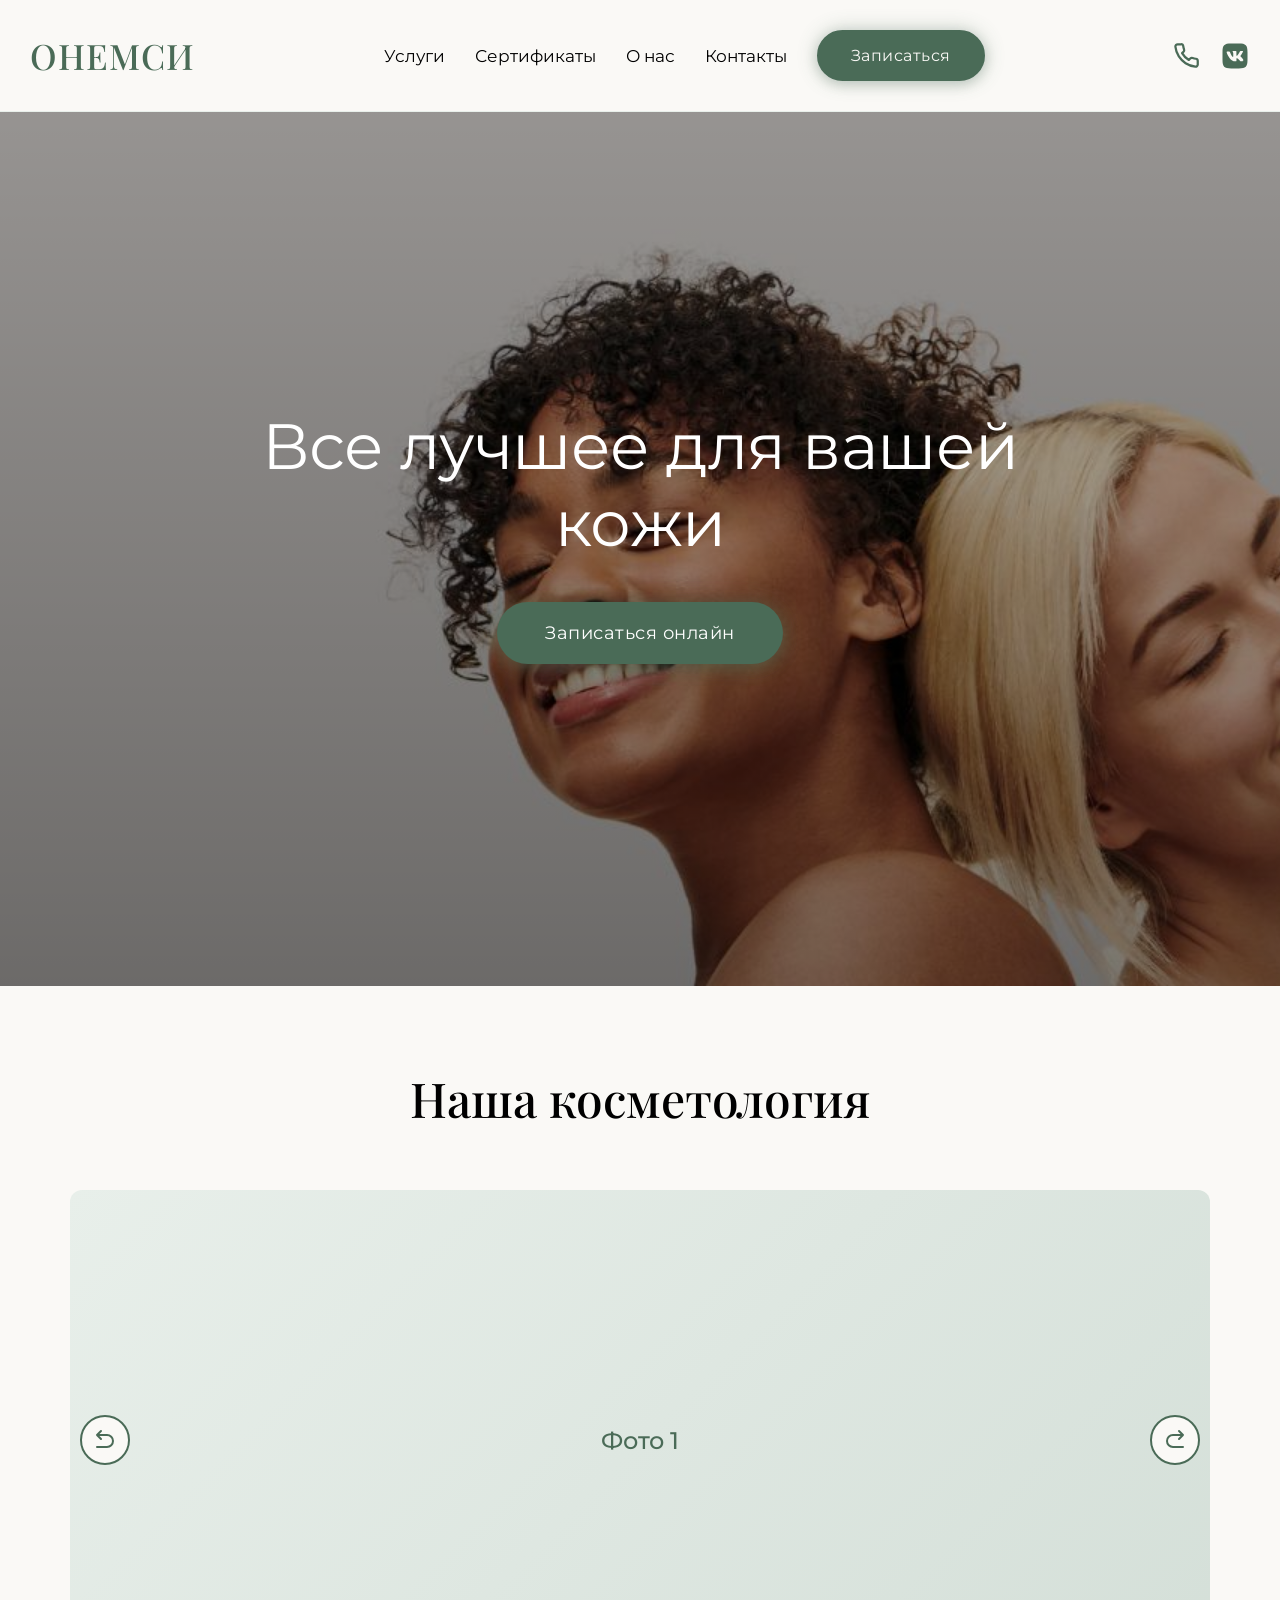
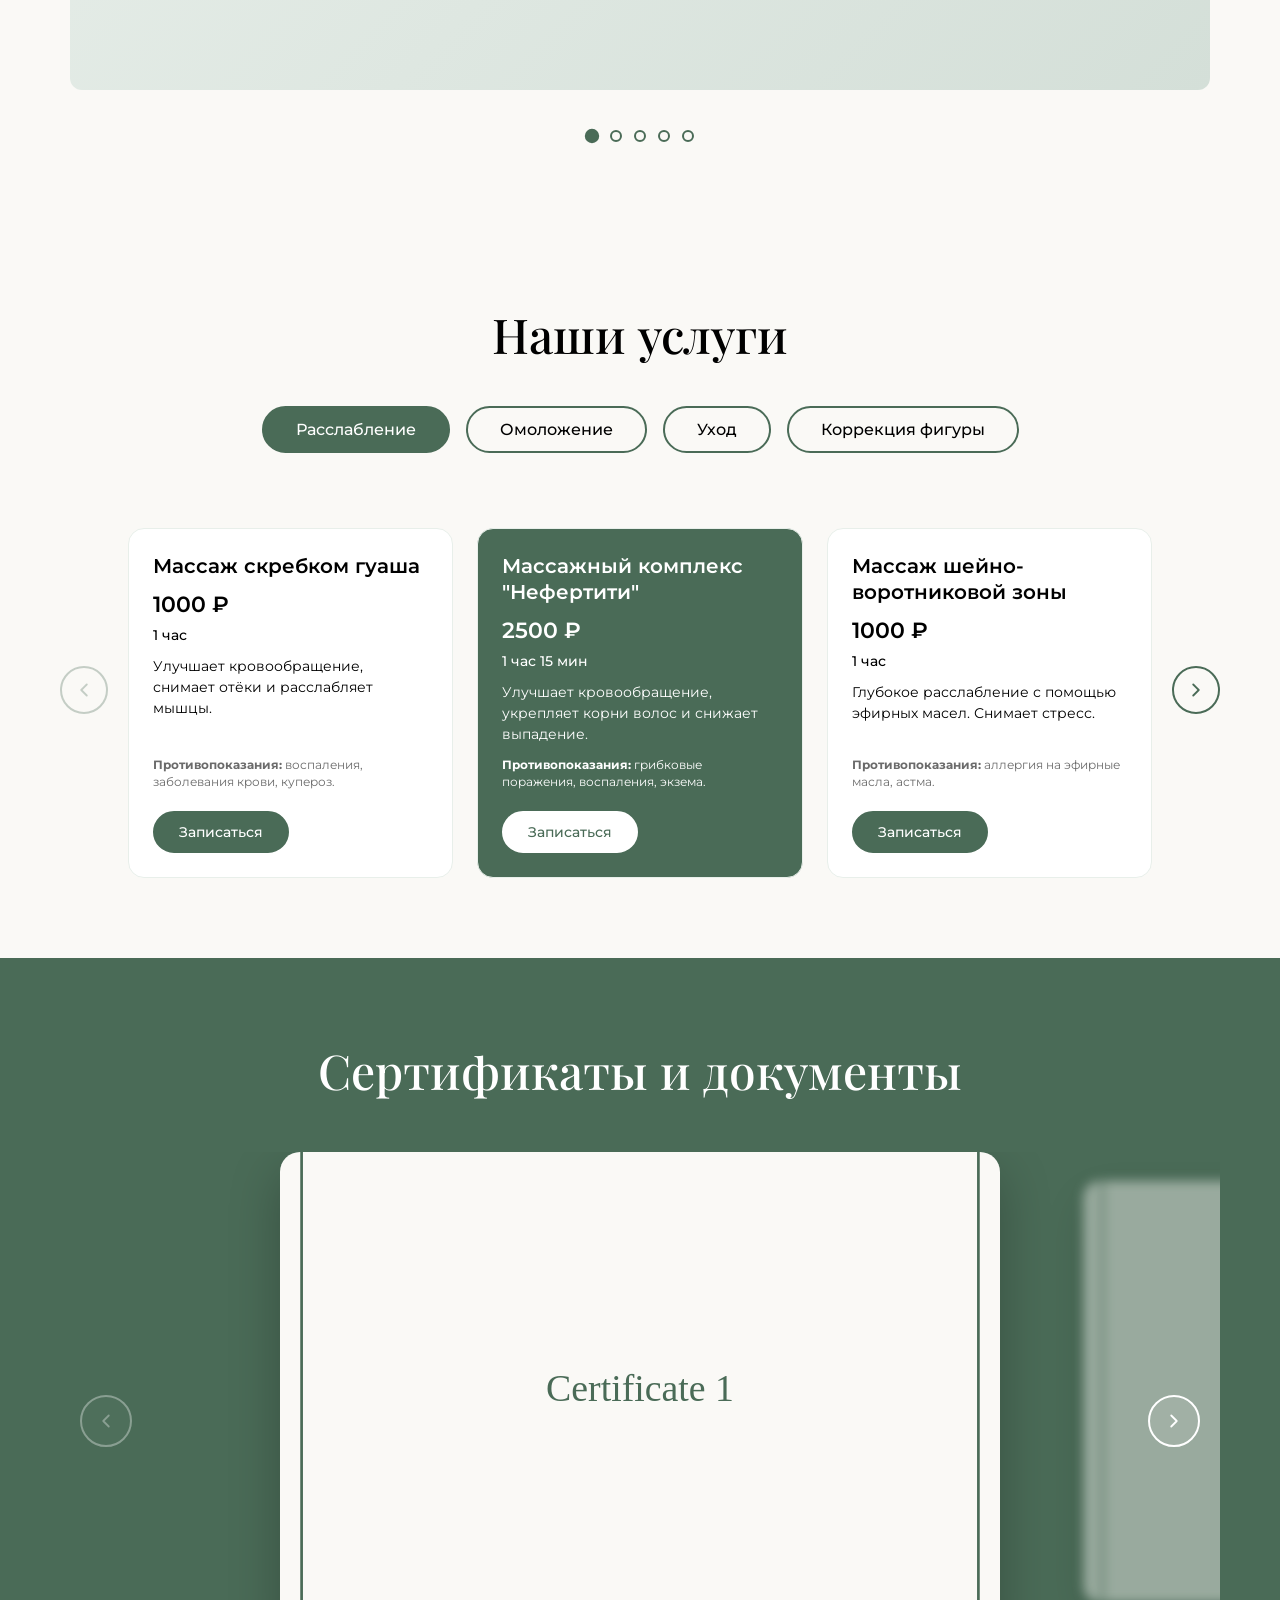
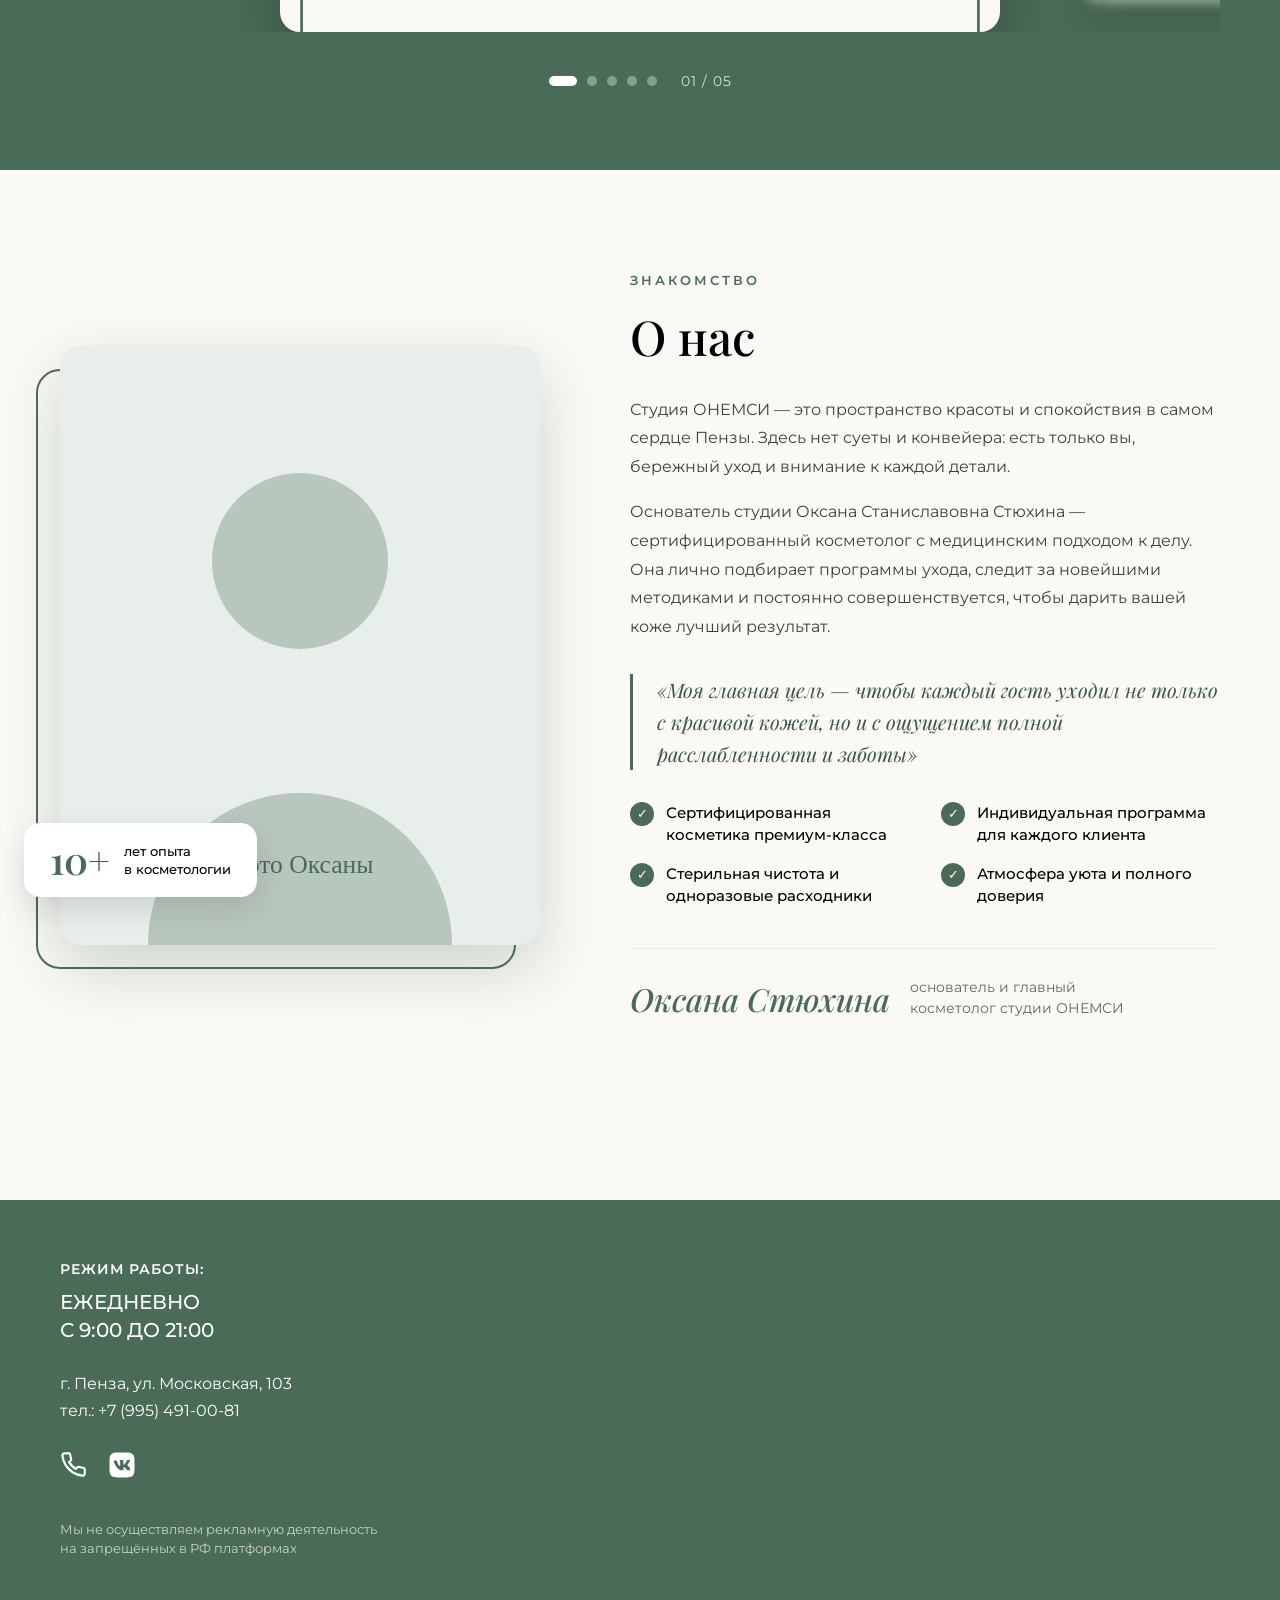
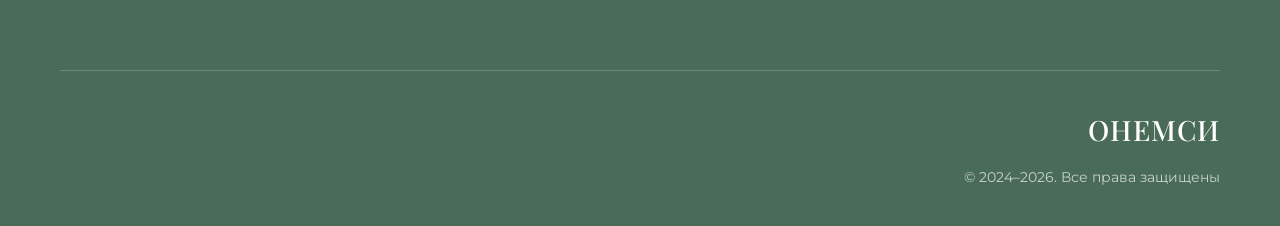
<file: index.html>
<!DOCTYPE html>
<html lang="ru">

<head>
    <meta charset="UTF-8">
    <meta name="viewport" content="width=device-width, initial-scale=1.0">

    <title>Косметология в Пензе — студия ОНЕМСИ | Уход за кожей, массаж, чистка</title>
    <meta name="description"
        content="Студия косметологии O'NEMSI в Пензе: уход за кожей, массаж, чистка лица, пилинги и маски. Сертифицированные специалисты, косметика. Запись: +7 (995) 491-00-81">
    <link rel="canonical" href="https://gavnapoel070409-wq.github.io/Onemsi-lending/">

    <!-- Open Graph (красивые превью при отправке ссылки в мессенджеры/соцсети) -->
    <meta property="og:type" content="website">
    <meta property="og:title" content="Косметология в Пензе — студия ОНЕМСИ">
    <meta property="og:description"
        content="Уход за кожей, массаж, чистка, пилинги. Косметика и бережный подход. Запишитесь онлайн!">
    <meta property="og:url" content="https://gavnapoel070409-wq.github.io/Onemsi-lending/">
    <meta property="og:image" content="https://gavnapoel070409-wq.github.io/Onemsi-lending/image/hero-bg.jpg">
    <meta property="og:locale" content="ru_RU">

    <!-- Внешний вид в мобильном браузере -->
    <meta name="theme-color" content="#4A6B57">

    <!-- Фавиконка -->
    <link rel="icon" type="image/svg+xml" href="/icons/favicon.svg">

    <!-- Предзагрузка главного фото (LCP-элемент) -->
    <link rel="preload" as="image" href="/image/hero-bg.jpg">

    <link rel="stylesheet" href="/style.css">
</head>

<!-- Подключение шрифтов -->
<link rel="preconnect" href="https://fonts.googleapis.com">
<link rel="preconnect" href="https://fonts.gstatic.com" crossorigin>
<link
    href="https://fonts.googleapis.com/css2?family=Playfair+Display:wght@400;500;600&family=Montserrat:wght@300;400;500;600&display=swap"
    rel="stylesheet">
<link rel="stylesheet" href="style.css">
</head>

<body>

    <header class="header">
        <div class="header__container">
            <a href="index.html" class="header__logo">ОНЕМСИ</a>

            <ul class="header__menu">
                <li><a href="#services" class="header__menu-item">Услуги</a></li>
                <li><a href="#certificates" class="header__menu-item">Сертификаты</a></li>
                <li><a href="#informarion" class="header__menu-item">О нас</a></li>
                <li><a href="#contacts" class="header__menu-item">Контакты</a></li>
                <a href="#booking" class="header__cta">Записаться</a>
            </ul>

            <div class="header__icons">
                <!-- Иконка телефона -->
                <a href="tel:+79954910081" class="header__icon" aria-label="Позвонить">
                    <svg class="icon-svg" viewBox="0 0 24 24" fill="none" stroke="currentColor" stroke-width="2"
                        stroke-linecap="round" stroke-linejoin="round">
                        <path
                            d="M22 16.92v3a2 2 0 0 1-2.18 2 19.79 19.79 0 0 1-8.63-3.07 19.5 19.5 0 0 1-6-6 19.79 19.79 0 0 1-3.07-8.67A2 2 0 0 1 4.11 2h3a2 2 0 0 1 2 1.72 12.84 12.84 0 0 0 .7 2.81 2 2 0 0 1-.45 2.11L8.09 9.91a16 16 0 0 0 6 6l1.27-1.27a2 2 0 0 1 2.11-.45 12.84 12.84 0 0 0 2.81.7A2 2 0 0 1 22 16.92z" />
                    </svg>
                </a>
                <!-- Иконка ВК -->
                <a href="https://vk.ru/onemsi_studio" class="header__icon" aria-label="ВКонтакте">
                    <svg class="icon-svg" viewBox="0 0 24 24" fill="currentColor">
                        <path
                            d="M15.07 2H8.93C3.33 2 2 3.33 2 8.93v6.14C2 20.67 3.33 22 8.93 22h6.14c5.6 0 6.93-1.33 6.93-6.93V8.93C22 3.33 20.67 2 15.07 2zm3.08 14.27h-1.46c-.55 0-.72-.44-1.71-1.44-.86-.83-1.24-.94-1.45-.94-.3 0-.38.08-.38.5v1.31c0 .36-.11.57-1.05.57-1.55 0-3.27-.94-4.47-2.69-1.82-2.55-2.32-4.46-2.32-4.84 0-.21.08-.41.5-.41h1.46c.37 0 .51.17.65.57.72 2.08 1.92 3.91 2.41 3.91.19 0 .27-.08.27-.55V9.73c-.06-.97-.57-1.05-.57-1.4 0-.17.14-.34.37-.34h2.3c.31 0 .42.17.42.54v2.91c0 .31.14.42.23.42.19 0 .34-.11.69-.46 1.07-1.2 1.84-3.04 1.84-3.04.1-.21.27-.41.64-.41h1.46c.44 0 .54.23.44.54-.18.84-1.95 3.34-1.95 3.34-.15.24-.21.35 0 .62.15.21.66.65 1 1.04.62.72 1.1 1.32 1.23 1.74.13.42-.07.63-.49.63z" />
                    </svg>
                </a>
            </div>

            <!-- Бургер-кнопка -->
            <button class="header__burger" aria-label="Открыть меню">
                <!-- Иконка бургера -->
                <svg class="header__burger-icon header__burger-icon--menu" width="40" height="40" viewBox="0 0 24 24"
                    fill="none" xmlns="http://www.w3.org/2000/svg">
                    <path d="M4 6H20" stroke="#4A6B57" stroke-width="2" stroke-linecap="round" />
                    <path d="M4 12H20" stroke="#4A6B57" stroke-width="2" stroke-linecap="round" />
                    <path d="M4 18H20" stroke="#4A6B57" stroke-width="2" stroke-linecap="round" />
                </svg>
                <!-- Иконка крестика -->
                <svg class="header__burger-icon header__burger-icon--close" width="40" height="40" viewBox="0 0 24 24"
                    fill="none" xmlns="http://www.w3.org/2000/svg">
                    <path d="M6 6L18 18" stroke="#4A6B57" stroke-width="2" stroke-linecap="round" />
                    <path d="M18 6L6 18" stroke="#4A6B57" stroke-width="2" stroke-linecap="round" />
                </svg>
            </button>
        </div>

        <!-- Мобильное меню -->
        <nav class="header__mobile-menu">
            <a href="#services" class="header__mobile-menu-item">Услуги</a>
            <a href="#certificates" class="header__mobile-menu-item">Сертификаты</a>
            <a href="#informarion" class="header__mobile-menu-item">О нас</a>
            <a href="#contacts" class="header__mobile-menu-item">Контакты</a>
            <a href="#booking" class="header__mobile-cta">Записаться</a>
            <div class="header__mobile-icons">
                <!-- Иконка телефона -->
                <a href="tel:+79954910081" class="header__mobile-icon" aria-label="Позвонить">
                    <svg class="icon-svg" viewBox="0 0 24 24" fill="none" stroke="currentColor" stroke-width="2"
                        stroke-linecap="round" stroke-linejoin="round">
                        <path
                            d="M22 16.92v3a2 2 0 0 1-2.18 2 19.79 19.79 0 0 1-8.63-3.07 19.5 19.5 0 0 1-6-6 19.79 19.79 0 0 1-3.07-8.67A2 2 0 0 1 4.11 2h3a2 2 0 0 1 2 1.72 12.84 12.84 0 0 0 .7 2.81 2 2 0 0 1-.45 2.11L8.09 9.91a16 16 0 0 0 6 6l1.27-1.27a2 2 0 0 1 2.11-.45 12.84 12.84 0 0 0 2.81.7A2 2 0 0 1 22 16.92z" />
                    </svg>
                </a>
                <!-- Иконка ВК -->
                <a href="https://vk.ru/onemsi_studio" class="header__mobile-icon" aria-label="ВКонтакте">
                    <svg class="icon-svg" viewBox="0 0 24 24" fill="currentColor">
                        <path
                            d="M15.07 2H8.93C3.33 2 2 3.33 2 8.93v6.14C2 20.67 3.33 22 8.93 22h6.14c5.6 0 6.93-1.33 6.93-6.93V8.93C22 3.33 20.67 2 15.07 2zm3.08 14.27h-1.46c-.55 0-.72-.44-1.71-1.44-.86-.83-1.24-.94-1.45-.94-.3 0-.38.08-.38.5v1.31c0 .36-.11.57-1.05.57-1.55 0-3.27-.94-4.47-2.69-1.82-2.55-2.32-4.46-2.32-4.84 0-.21.08-.41.5-.41h1.46c.37 0 .51.17.65.57.72 2.08 1.92 3.91 2.41 3.91.19 0 .27-.08.27-.55V9.73c-.06-.97-.57-1.05-.57-1.4 0-.17.14-.34.37-.34h2.3c.31 0 .42.17.42.54v2.91c0 .31.14.42.23.42.19 0 .34-.11.69-.46 1.07-1.2 1.84-3.04 1.84-3.04.1-.21.27-.41.64-.41h1.46c.44 0 .54.23.44.54-.18.84-1.95 3.34-1.95 3.34-.15.24-.21.35 0 .62.15.21.66.65 1 1.04.62.72 1.1 1.32 1.23 1.74.13.42-.07.63-.49.63z" />
                    </svg>
                </a>
            </div>
        </nav>
    </header>

    <!-- Hero секция -->
    <section class="hero">
        <div class="hero__background"></div>
        <div class="hero__overlay"></div>

        <div class="hero__content">
            <h1 class="hero__title">Все лучшее для вашей кожи</h1>
            <a href="#booking" class="hero__cta">Записаться онлайн</a>
        </div>
    </section>

    <!-- Секция слайдера -->
    <section class="gallery">
        <div class="gallery__container">
            <h2 class="gallery__title">Наша косметология</h2>

            <div class="slider">
                <div class="slider__track">
                    <!-- Слайд 1 -->
                    <div class="slider__slide">
                        <div class="slider__image-placeholder">
                            <span>Фото 1</span>
                        </div>
                    </div>

                    <!-- Слайд 2 -->
                    <div class="slider__slide">
                        <div class="slider__image-placeholder">
                            <span>Фото 2</span>
                        </div>
                    </div>

                    <!-- Слайд 3 -->
                    <div class="slider__slide">
                        <div class="slider__image-placeholder">
                            <span>Фото 3</span>
                        </div>
                    </div>

                    <!-- Слайд 4 -->
                    <div class="slider__slide">
                        <div class="slider__image-placeholder">
                            <span>Фото 4</span>
                        </div>
                    </div>

                    <!-- Слайд 5 -->
                    <div class="slider__slide">
                        <div class="slider__image-placeholder">
                            <span>Фото 5</span>
                        </div>
                    </div>
                </div>

                <!-- Кнопки навигации -->
                <button class="slider__button slider__button--prev" aria-label="Предыдущий слайд">
                    <svg width="100%" height="100%" viewBox="0 0 24 24" fill="none" xmlns="http://www.w3.org/2000/svg">
                        <path d="M4 7H14C17.3137 7 20 9.68629 20 13C20 16.3137 17.3137 19 14 19H4M4 7L8 3M4 7L8 11"
                            stroke="currentColor" stroke-width="2" stroke-linecap="round" stroke-linejoin="round" />
                    </svg>
                </button>

                <button class="slider__button slider__button--next" aria-label="Следующий слайд">
                    <svg width="100%" height="100%" viewBox="0 0 24 24" fill="none" xmlns="http://www.w3.org/2000/svg">
                        <path d="M20 7H10C6.68629 7 4 9.68629 4 13C4 16.3137 6.68629 19 10 19H20M20 7L16 3M20 7L16 11"
                            stroke="currentColor" stroke-width="2" stroke-linecap="round" stroke-linejoin="round" />
                    </svg>
                </button>

            </div>
            <!-- Точки-индикаторы -->
            <div class="slider__dots">
                <button class="slider__dot active" data-index="0" aria-label="Слайд 1"></button>
                <button class="slider__dot" data-index="1" aria-label="Слайд 2"></button>
                <button class="slider__dot" data-index="2" aria-label="Слайд 3"></button>
                <button class="slider__dot" data-index="3" aria-label="Слайд 4"></button>
                <button class="slider__dot" data-index="4" aria-label="Слайд 5"></button>
            </div>
        </div>
        </div>
    </section>

    <!-- Секция услуг -->
    <section class="services" id="services">
        <div class="services__container">
            <h2 class="services__title">Наши услуги</h2>

            <!-- Табы -->
            <div class="services__tabs">
                <button class="services__tab active" data-category="relax">Расслабление</button>
                <button class="services__tab" data-category="antiage">Омоложение</button>
                <button class="services__tab" data-category="care">Уход</button>
                <button class="services__tab" data-category="correction">Коррекция фигуры</button>
            </div>

            <!-- Раздел 1: Расслабление -->
            <div class="services__category active" data-category="relax">
                <div class="services-slider">
                    <button class="services-slider__button services-slider__button--prev" aria-label="Предыдущий">
                        <svg viewBox="0 0 24 24" fill="none" stroke="currentColor" stroke-width="2"
                            stroke-linecap="round" stroke-linejoin="round">
                            <polyline points="15 18 9 12 15 6"></polyline>
                        </svg>
                    </button>

                    <div class="services-slider__track">
                        <div class="services-card">
                            <div class="services-card__content">
                                <h3 class="services-card__title">Массаж скребком гуаша</h3>
                                <div class="services-card__price">
                                    <span class="services-card__price-current">1000 ₽</span>
                                </div>
                                <!-- <p class="services-card__note">Стоимость первого посещения</p> -->
                                <p class="services-card__duration">1 час</p>
                                <p class="services-card__description">Улучшает кровообращение, снимает отёки и
                                    расслабляет мышцы.</p>
                                <p class="services-card__contra"><strong>Противопоказания:</strong> воспаления,
                                    заболевания крови, купероз.</p>
                                <a href="#booking" class="services-card__btn">Записаться</a>
                            </div>
                        </div>

                        <div class="services-card">
                            <div class="services-card__content">
                                <h3 class="services-card__title">Массажный комплекс "Нефертити"</h3>
                                <div class="services-card__price">
                                    <span class="services-card__price-current">2500 ₽</span>
                                </div>
                                <p class="services-card__duration">1 час 15 мин</p>
                                <p class="services-card__description">Улучшает кровообращение, укрепляет корни волос и
                                    снижает выпадение.</p>
                                <p class="services-card__contra"><strong>Противопоказания:</strong> грибковые поражения,
                                    воспаления, экзема.</p>
                                <a href="#booking" class="services-card__btn">Записаться</a>
                            </div>
                        </div>

                        <div class="services-card">
                            <div class="services-card__content">
                                <h3 class="services-card__title">Массаж шейно-воротниковой зоны</h3>
                                <div class="services-card__price">
                                    <span class="services-card__price-current">1000 ₽</span>
                                </div>
                                <p class="services-card__duration">1 час</p>
                                <p class="services-card__description">Глубокое расслабление с помощью эфирных масел.
                                    Снимает стресс.</p>
                                <p class="services-card__contra"><strong>Противопоказания:</strong> аллергия на эфирные
                                    масла, астма.</p>
                                <a href="#booking" class="services-card__btn">Записаться</a>
                            </div>
                        </div>

                        <div class="services-card">
                            <div class="services-card__content">
                                <h3 class="services-card__title">Массаж лица Классический</h3>
                                <div class="services-card__price">
                                    <span class="services-card__price-current">1800 ₽</span>
                                </div>
                                <p class="services-card__duration">1 час</p>
                                <p class="services-card__description">Массаж горячими камнями. Глубокое прогревание
                                    мышц.</p>
                                <p class="services-card__contra"><strong>Противопоказания:</strong> варикоз, гипертония.
                                </p>
                                <a href="#booking" class="services-card__btn">Записаться</a>
                            </div>
                        </div>

                        <div class="services-card">
                            <div class="services-card__content">
                                <h3 class="services-card__title">Японский массаж "Кабидо"</h3>
                                <div class="services-card__price">
                                    <span class="services-card__price-current">3000 ₽</span>
                                </div>
                                <p class="services-card__duration">1 час 30 мин</p>
                                <p class="services-card__description">Древняя техника с элементами йоги. Восстанавливает
                                    баланс.</p>
                                <p class="services-card__contra"><strong>Противопоказания:</strong> беременность, травмы
                                    позвоночника.</p>
                                <a href="#booking" class="services-card__btn">Записаться</a>
                            </div>
                        </div>
                    </div>

                    <button class="services-slider__button services-slider__button--next" aria-label="Следующий">
                        <svg viewBox="0 0 24 24" fill="none" stroke="currentColor" stroke-width="2"
                            stroke-linecap="round" stroke-linejoin="round">
                            <polyline points="9 18 15 12 9 6"></polyline>
                        </svg>
                    </button>
                </div>
            </div>

            <!-- Раздел 2: Омоложение -->
            <div class="services__category" data-category="antiage">
                <div class="services-slider">
                    <button class="services-slider__button services-slider__button--prev" aria-label="Предыдущий">
                        <svg viewBox="0 0 24 24" fill="none" stroke="currentColor" stroke-width="2"
                            stroke-linecap="round" stroke-linejoin="round">
                            <polyline points="15 18 9 12 15 6"></polyline>
                        </svg>
                    </button>

                    <div class="services-slider__track">
                        <div class="services-card">
                            <div class="services-card__content">
                                <h3 class="services-card__title">RF-лифтинг лица и тела</h3>
                                <div class="services-card__price">
                                    <span class="services-card__price-current">от 790 ₽</span>
                                </div>
                                <p class="services-card__duration">1 час</p>
                                <p class="services-card__description">Радиочастотное омоложение. Подтягивает кожу,
                                    уменьшает морщины.</p>
                                <p class="services-card__contra"><strong>Противопоказания:</strong> металлические
                                    импланты, беременность.</p>
                                <a href="#booking" class="services-card__btn">Записаться</a>
                            </div>
                        </div>

                        <div class="services-card">
                            <div class="services-card__content">
                                <h3 class="services-card__title">Микротоковая терапия</h3>
                                <div class="services-card__price">
                                    <span class="services-card__price-current">от 690 ₽</span>
                                </div>
                                <p class="services-card__duration">1 час</p>
                                <p class="services-card__description">Возвращает тонус мышцам лица, снимает отёчность.
                                </p>
                                <p class="services-card__contra"><strong>Противопоказания:</strong> кардиостимулятор,
                                    эпилепсия.</p>
                                <a href="#booking" class="services-card__btn">Записаться</a>
                            </div>
                        </div>

                        <div class="services-card">
                            <div class="services-card__content">
                                <h3 class="services-card__title">Парафинотерапия рук</h3>
                                <div class="services-card__price">
                                    <span class="services-card__price-current">650 ₽</span>
                                </div>
                                <p class="services-card__duration">1 час</p>
                                <p class="services-card__description">Обновление кожи, выравнивание тона и текстуры.</p>
                                <p class="services-card__contra"><strong>Противопоказания:</strong> активные воспаления,
                                    герпес.</p>
                                <a href="#booking" class="services-card__btn">Записаться</a>
                            </div>
                        </div>

                        <div class="services-card">
                            <div class="services-card__content">
                                <h3 class="services-card__title">Безинъекционная мезотерапия</h3>
                                <div class="services-card__price">
                                    <span class="services-card__price-current">от 2200 ₽</span>
                                </div>
                                <p class="services-card__duration">1 час</p>
                                <p class="services-card__description">Инъекционное введение витаминных коктейлей.</p>
                                <p class="services-card__contra"><strong>Противопоказания:</strong> беременность,
                                    нарушения свёртываемости.</p>
                                <a href="#booking" class="services-card__btn">Записаться</a>
                            </div>
                        </div>

                        <div class="services-card">
                            <div class="services-card__content">
                                <h3 class="services-card__title">Безинъекционная мезотерапия вокруг глаз</h3>
                                <div class="services-card__price">
                                    <span class="services-card__price-current">850 ₽</span>
                                </div>
                                <p class="services-card__duration">15 мин</p>
                                <p class="services-card__description">Инъекционное введение витаминных коктейлей.</p>
                                <p class="services-card__contra"><strong>Противопоказания:</strong> беременность,
                                    нарушения свёртываемости.</p>
                                <a href="#booking" class="services-card__btn">Записаться</a>
                            </div>
                        </div>
                    </div>

                    <button class="services-slider__button services-slider__button--next" aria-label="Следующий">
                        <svg viewBox="0 0 24 24" fill="none" stroke="currentColor" stroke-width="2"
                            stroke-linecap="round" stroke-linejoin="round">
                            <polyline points="9 18 15 12 9 6"></polyline>
                        </svg>
                    </button>
                </div>
            </div>

            <!-- Раздел 3: Уход -->
            <div class="services__category" data-category="care">
                <div class="services-slider">
                    <button class="services-slider__button services-slider__button--prev" aria-label="Предыдущий">
                        <svg viewBox="0 0 24 24" fill="none" stroke="currentColor" stroke-width="2"
                            stroke-linecap="round" stroke-linejoin="round">
                            <polyline points="15 18 9 12 15 6"></polyline>
                        </svg>
                    </button>

                    <div class="services-slider__track">
                        <div class="services-card">
                            <div class="services-card__content">
                                <h3 class="services-card__title">Маска для лица</h3>
                                <div class="services-card__price">
                                    <span class="services-card__price-current">от 350 ₽</span>
                                </div>
                                <p class="services-card__duration">30 мин</p>
                                <p class="services-card__description">Глубоко питают кожу, делают её более гладкой и
                                    свежей.</p>
                                <p class="services-card__contra"><strong>Противопоказания:</strong> жирная проблемная
                                    кожа.</p>
                                <a href="#booking" class="services-card__btn">Записаться</a>
                            </div>
                        </div>

                        <div class="services-card">
                            <div class="services-card__content">
                                <h3 class="services-card__title">Холодная плазма</h3>
                                <div class="services-card__price">
                                    <span class="services-card__price-current">от 2200 ₽</span>
                                </div>
                                <p class="services-card__duration">1 час</p>
                                <p class="services-card__description">Интенсивно питают и увлажняют, особенно для сухой
                                    кожи.</p>
                                <p class="services-card__contra"><strong>Противопоказания:</strong> индивидуальная
                                    непереносимость.</p>
                                <a href="#booking" class="services-card__btn">Записаться</a>
                            </div>
                        </div>

                        <div class="services-card">
                            <div class="services-card__content">
                                <h3 class="services-card__title">Космплесная чистка</h3>
                                <div class="services-card__price">
                                    <span class="services-card__price-current">3500 ₽</span>
                                </div>
                                <p class="services-card__duration">2 часа</p>
                                <p class="services-card__description">Комбинированная чистка. Освобождает поры,
                                    выравнивает рельеф.</p>
                                <p class="services-card__contra"><strong>Противопоказания:</strong> активные воспаления,
                                    герпес.</p>
                                <a href="#booking" class="services-card__btn">Записаться</a>
                            </div>
                        </div>

                        <div class="services-card">
                            <div class="services-card__content">
                                <h3 class="services-card__title">Гидропилинг</h3>
                                <div class="services-card__price">
                                    <span class="services-card__price-current">3000 ₽</span>
                                </div>
                                <p class="services-card__duration">1 час 30 минут</p>
                                <p class="services-card__description">Быстрый лифтинг-эффект, питание витаминами и
                                    минералами.</p>
                                <p class="services-card__contra"><strong>Противопоказания:</strong> аллергия на состав.
                                </p>
                                <a href="#booking" class="services-card__btn">Записаться</a>
                            </div>
                        </div>

                        <div class="services-card">
                            <div class="services-card__content">
                                <h3 class="services-card__title">Пилинг тела</h3>
                                <div class="services-card__price">
                                    <span class="services-card__price-current">от 650 ₽</span>
                                </div>
                                <p class="services-card__duration">от 30 мин</p>
                                <p class="services-card__description">Отшелушивание и обновление кожи тела. Мягкость и
                                    гладкость.</p>
                                <p class="services-card__contra"><strong>Противопоказания:</strong> повреждения кожи,
                                    варикоз.</p>
                                <a href="#booking" class="services-card__btn">Записаться</a>
                            </div>
                        </div>
                    </div>

                    <button class="services-slider__button services-slider__button--next" aria-label="Следующий">
                        <svg viewBox="0 0 24 24" fill="none" stroke="currentColor" stroke-width="2"
                            stroke-linecap="round" stroke-linejoin="round">
                            <polyline points="9 18 15 12 9 6"></polyline>
                        </svg>
                    </button>
                </div>
            </div>


            <!-- Раздел 4: Коррекция -->
            <div class="services__category" data-category="correction">
                <div class="services-slider">
                    <button class="services-slider__button services-slider__button--prev" aria-label="Предыдущий">
                        <svg viewBox="0 0 24 24" fill="none" stroke="currentColor" stroke-width="2"
                            stroke-linecap="round" stroke-linejoin="round">
                            <polyline points="15 18 9 12 15 6"></polyline>
                        </svg>
                    </button>

                    <div class="services-slider__track">
                        <div class="services-card">
                            <div class="services-card__content">
                                <h3 class="services-card__title">Антицеллюлитное обёртывание</h3>
                                <div class="services-card__price">
                                    <span class="services-card__price-current">990 ₽</span>
                                </div>
                                <p class="services-card__duration">1 час</p>
                                <p class="services-card__description">Глубоко питают кожу, делают её более гладкой и
                                    свежей.</p>
                                <p class="services-card__contra"><strong>Противопоказания:</strong> жирная проблемная
                                    кожа.</p>
                                <a href="#booking" class="services-card__btn">Записаться</a>
                            </div>
                        </div>

                        <div class="services-card">
                            <div class="services-card__content">
                                <h3 class="services-card__title">Вакуумный массаж</h3>
                                <div class="services-card__price">
                                    <span class="services-card__price-current">от 1290 ₽</span>
                                </div>
                                <p class="services-card__duration">1 час</p>
                                <p class="services-card__description">Интенсивно питают и увлажняют, особенно для сухой
                                    кожи.</p>
                                <p class="services-card__contra"><strong>Противопоказания:</strong> индивидуальная
                                    непереносимость.</p>
                                <a href="#booking" class="services-card__btn">Записаться</a>
                            </div>
                        </div>

                        <div class="services-card">
                            <div class="services-card__content">
                                <h3 class="services-card__title">Кавитация</h3>
                                <div class="services-card__price">
                                    <span class="services-card__price-current">от 1290 ₽</span>
                                </div>
                                <p class="services-card__duration">1 час</p>
                                <p class="services-card__description">Комбинированная чистка. Освобождает поры,
                                    выравнивает рельеф.</p>
                                <p class="services-card__contra"><strong>Противопоказания:</strong> активные воспаления,
                                    герпес.</p>
                                <a href="#booking" class="services-card__btn">Записаться</a>
                            </div>
                        </div>

                        <div class="services-card">
                            <div class="services-card__content">
                                <h3 class="services-card__title">Вибромассаж</h3>
                                <div class="services-card__price">
                                    <span class="services-card__price-current">от 1290 ₽</span>
                                </div>
                                <p class="services-card__duration">1 час</p>
                                <p class="services-card__description">Быстрый лифтинг-эффект, питание витаминами и
                                    минералами.</p>
                                <p class="services-card__contra"><strong>Противопоказания:</strong> аллергия на состав.
                                </p>
                                <a href="#booking" class="services-card__btn">Записаться</a>
                            </div>
                        </div>

                        <div class="services-card">
                            <div class="services-card__content">
                                <h3 class="services-card__title">Миостимуляция</h3>
                                <div class="services-card__price">
                                    <span class="services-card__price-current">1200 ₽</span>
                                </div>
                                <p class="services-card__duration">1 час</p>
                                <p class="services-card__description">Отшелушивание и обновление кожи тела. Мягкость и
                                    гладкость.</p>
                                <p class="services-card__contra"><strong>Противопоказания:</strong> повреждения кожи,
                                    варикоз.</p>
                                <a href="#booking" class="services-card__btn">Записаться</a>
                            </div>
                        </div>

                        <div class="services-card">
                            <div class="services-card__content">
                                <h3 class="services-card__title">Карамельная коррекция</h3>
                                <div class="services-card__price">
                                    <span class="services-card__price-current">от 1250 ₽</span>
                                </div>
                                <p class="services-card__duration">1 час</p>
                                <p class="services-card__description">Отшелушивание и обновление кожи тела. Мягкость и
                                    гладкость.</p>
                                <p class="services-card__contra"><strong>Противопоказания:</strong> повреждения кожи,
                                    варикоз.</p>
                                <a href="#booking" class="services-card__btn">Записаться</a>
                            </div>
                        </div>
                    </div>

                    <button class="services-slider__button services-slider__button--next" aria-label="Следующий">
                        <svg viewBox="0 0 24 24" fill="none" stroke="currentColor" stroke-width="2"
                            stroke-linecap="round" stroke-linejoin="round">
                            <polyline points="9 18 15 12 9 6"></polyline>
                        </svg>
                    </button>
                </div>
            </div>

        </div>
    </section>

    <!-- Секция сертификатов -->
    <section class="certificates" id="certificates">
        <div class="certificates__container">
            <h2 class="certificates__title">Сертификаты и документы</h2>

            <div class="cert-slider">
                <div class="cert-slider__viewport">
                    <div class="cert-slider__track">
                        <!-- Шаблонные фото, позже заменим на настоящие -->
                        <div class="cert-slider__track">
                            <div class="cert-slider__slide">
                                <img src="data:image/svg+xml;utf8,<svg xmlns='http://www.w3.org/2000/svg' width='800' height='600'><rect width='800' height='600' fill='%23FAF9F6'/><rect x='24' y='24' width='752' height='552' fill='none' stroke='%234A6B57' stroke-width='3'/><text x='400' y='310' font-size='42' fill='%234A6B57' text-anchor='middle' font-family='Georgia, serif'>Certificate 1</text></svg>"
                                    alt="Сертификат 1">
                            </div>
                            <div class="cert-slider__slide">
                                <img src="data:image/svg+xml;utf8,<svg xmlns='http://www.w3.org/2000/svg' width='800' height='600'><rect width='800' height='600' fill='%23FAF9F6'/><rect x='24' y='24' width='752' height='552' fill='none' stroke='%234A6B57' stroke-width='3'/><text x='400' y='310' font-size='42' fill='%234A6B57' text-anchor='middle' font-family='Georgia, serif'>Certificate 2</text></svg>"
                                    alt="Сертификат 2">
                            </div>
                            <div class="cert-slider__slide">
                                <img src="data:image/svg+xml;utf8,<svg xmlns='http://www.w3.org/2000/svg' width='800' height='600'><rect width='800' height='600' fill='%23FAF9F6'/><rect x='24' y='24' width='752' height='552' fill='none' stroke='%234A6B57' stroke-width='3'/><text x='400' y='310' font-size='42' fill='%234A6B57' text-anchor='middle' font-family='Georgia, serif'>Certificate 3</text></svg>"
                                    alt="Сертификат 3">
                            </div>
                            <div class="cert-slider__slide">
                                <img src="data:image/svg+xml;utf8,<svg xmlns='http://www.w3.org/2000/svg' width='800' height='600'><rect width='800' height='600' fill='%23FAF9F6'/><rect x='24' y='24' width='752' height='552' fill='none' stroke='%234A6B57' stroke-width='3'/><text x='400' y='310' font-size='42' fill='%234A6B57' text-anchor='middle' font-family='Georgia, serif'>Certificate 4</text></svg>"
                                    alt="Сертификат 4">
                            </div>
                            <div class="cert-slider__slide">
                                <img src="data:image/svg+xml;utf8,<svg xmlns='http://www.w3.org/2000/svg' width='800' height='600'><rect width='800' height='600' fill='%23FAF9F6'/><rect x='24' y='24' width='752' height='552' fill='none' stroke='%234A6B57' stroke-width='3'/><text x='400' y='310' font-size='42' fill='%234A6B57' text-anchor='middle' font-family='Georgia, serif'>Certificate 5</text></svg>"
                                    alt="Сертификат 5">
                            </div>
                        </div>
                    </div>

                    <button class="cert-slider__button cert-slider__button--prev" aria-label="Предыдущий сертификат">
                        <svg viewBox="0 0 24 24" fill="none" stroke="currentColor" stroke-width="2"
                            stroke-linecap="round" stroke-linejoin="round">
                            <polyline points="15 18 9 12 15 6"></polyline>
                        </svg>
                    </button>
                    <button class="cert-slider__button cert-slider__button--next" aria-label="Следующий сертификат">
                        <svg viewBox="0 0 24 24" fill="none" stroke="currentColor" stroke-width="2"
                            stroke-linecap="round" stroke-linejoin="round">
                            <polyline points="9 18 15 12 9 6"></polyline>
                        </svg>
                    </button>
                </div>

                <!-- Точки и счётчик -->
                <div class="cert-slider__footer">
                    <div class="cert-slider__dots"></div>
                    <span class="cert-slider__counter">01 / 05</span>
                </div>
            </div>
    </section>

    <!-- Секция О нас -->
    <section class="about" id="">
        <div class="about__container">

            <div class="about__photo">
                <div class="about__photo-frame">
                    <!-- Заглушка, позже замени src на /image/oksana.jpg -->
                    <img src="data:image/svg+xml;utf8,<svg xmlns='http://www.w3.org/2000/svg' width='600' height='750'><rect width='600' height='750' fill='%23E8EFEA'/><circle cx='300' cy='270' r='110' fill='%234A6B57' opacity='0.3'/><path d='M110 750c0-105 85-190 190-190s190 85 190 190' fill='%234A6B57' opacity='0.3'/><text x='300' y='660' font-size='32' fill='%234A6B57' text-anchor='middle' font-family='Georgia, serif'>Фото Оксаны</text></svg>"
                        alt="Оксана Станиславовна Стюхина — основатель студии ОНЕМСИ">
                </div>
                <div class="about__photo-badge">
                    <span class="about__badge-number">10+</span>
                    <span class="about__badge-text">лет опыта<br>в косметологии</span>
                </div>
            </div>

            <!-- Текстовый блок -->
            <div class="about__content" id="informarion">
                <span class="about__label">Знакомство</span>
                <h2 class="about__title">О нас</h2>

                <div class="about__text">
                    <p>Студия ОНЕМСИ — это пространство красоты и спокойствия в самом сердце Пензы. Здесь нет суеты и
                        конвейера: есть только вы, бережный уход и внимание к каждой детали.</p>
                    <p>Основатель студии Оксана Станиславовна Стюхина — сертифицированный косметолог с медицинским
                        подходом к делу. Она лично
                        подбирает программы ухода, следит за новейшими методиками и постоянно совершенствуется, чтобы
                        дарить вашей коже лучший результат.</p>
                </div>

                <blockquote class="about__quote">
                    «Моя главная цель — чтобы каждый гость уходил не только с красивой кожей, но и с ощущением полной
                    расслабленности и заботы»
                </blockquote>

                <ul class="about__features">
                    <li>Сертифицированная косметика премиум-класса</li>
                    <li>Индивидуальная программа для каждого клиента</li>
                    <li>Стерильная чистота и одноразовые расходники</li>
                    <li>Атмосфера уюта и полного доверия</li>
                </ul>

                <div class="about__signature">
                    <span class="about__signature-name">Оксана Стюхина</span>
                    <span class="about__signature-role">основатель и главный<br>косметолог студии ОНЕМСИ</span>
                </div>
            </div>

        </div>
    </section>

    <!-- Футер -->
    <footer class="footer" id="contacts">
        <div class="footer__container">
            <div class="footer__top">
                <div class="footer__info">
                    <div class="footer__schedule">
                        <h3 class="footer__title">РЕЖИМ РАБОТЫ:</h3>
                        <p class="footer__schedule-text">ЕЖЕДНЕВНО<br>С 9:00 ДО 21:00</p>
                    </div>

                    <div class="footer__address">
                        <p>г. Пенза, ул. Московская, 103</p>
                        <a href="tel:+79954910081" class="footer__phone">тел.: +7 (995) 491-00-81</a>
                    </div>

                    <div class="footer__icons">
                        <a href="tel:+79954910081" class="footer__icon" aria-label="Позвонить">
                            <svg class="icon-svg" viewBox="0 0 24 24" fill="none" stroke="currentColor" stroke-width="2"
                                stroke-linecap="round" stroke-linejoin="round">
                                <path
                                    d="M22 16.92v3a2 2 0 0 1-2.18 2 19.79 19.79 0 0 1-8.63-3.07 19.5 19.5 0 0 1-6-6 19.79 19.79 0 0 1-3.07-8.67A2 2 0 0 1 4.11 2h3a2 2 0 0 1 2 1.72 12.84 12.84 0 0 0 .7 2.81 2 2 0 0 1-.45 2.11L8.09 9.91a16 16 0 0 0 6 6l1.27-1.27a2 2 0 0 1 2.11-.45 12.84 12.84 0 0 0 2.81.7A2 2 0 0 1 22 16.92z" />
                            </svg>
                        </a>
                        <a href="https://vk.ru/onemsi_studio" class="footer__icon" aria-label="ВКонтакте">
                            <svg class="icon-svg" viewBox="0 0 24 24" fill="currentColor">
                                <path
                                    d="M15.07 2H8.93C3.33 2 2 3.33 2 8.93v6.14C2 20.67 3.33 22 8.93 22h6.14c5.6 0 6.93-1.33 6.93-6.93V8.93C22 3.33 20.67 2 15.07 2zm3.08 14.27h-1.46c-.55 0-.72-.44-1.71-1.44-.86-.83-1.24-.94-1.45-.94-.3 0-.38.08-.38.5v1.31c0 .36-.11.57-1.05.57-1.55 0-3.27-.94-4.47-2.69-1.82-2.55-2.32-4.46-2.32-4.84 0-.21.08-.41.5-.41h1.46c.37 0 .51.17.65.57.72 2.08 1.92 3.91 2.41 3.91.19 0 .27-.08.27-.55V9.73c-.06-.97-.57-1.05-.57-1.4 0-.17.14-.34.37-.34h2.3c.31 0 .42.17.42.54v2.91c0 .31.14.42.23.42.19 0 .34-.11.69-.46 1.07-1.2 1.84-3.04 1.84-3.04.1-.21.27-.41.64-.41h1.46c.44 0 .54.23.44.54-.18.84-1.95 3.34-1.95 3.34-.15.24-.21.35 0 .62.15.21.66.65 1 1.04.62.72 1.1 1.32 1.23 1.74.13.42-.07.63-.49.63z" />
                            </svg>
                        </a>
                    </div>

                    <p class="footer__disclaimer">
                        Мы не осуществляем рекламную деятельность<br>
                        на запрещённых в РФ платформах
                    </p>
                </div>

                <div class="footer__map">
                    <iframe id="map_683723147" loading="lazy" frameborder="0" width="650px" height="400px"
                        src="https://makemap.2gis.ru/widget?data=[base64]"
                        sandbox="allow-modals allow-forms allow-scripts allow-same-origin allow-popups allow-top-navigation-by-user-activation">
                    </iframe>
                </div>
            </div>

            <div class="footer__bottom">
                <div class="footer__legal">
                </div>

                <div class="footer__bottom-info">
                    <a href="index.html" class="footer__logo-link">
                        <span class="footer__logo">ОНЕМСИ</span>
                    </a>
                    <p class="footer__copyright">© 2024–2026. Все права защищены</p>
                </div>
            </div>
        </div>
    </footer>

    <script src="main.js"></script>

    <script type="application/ld+json">
{
    "@context": "https://schema.org",
    "@type": "BeautySalon",
    "name": "O'NEMSI",
    "description": "Студия косметологии в Пензе: уход за кожей, массаж, чистка, пилинги",
    "telephone": "+7 995 491-00-81",
    "address": {
        "@type": "PostalAddress",
        "streetAddress": "ул. Московская, 103",
        "addressLocality": "Пенза",
        "addressCountry": "RU"
    },
    "openingHours": "Mo-Su 09:00-21:00",
    "priceRange": "₽₽",
    "url": "https://gavnapoel070409-wq.github.io/Onemsi-lending/"
}
</script>

</body>

</html>
</file>
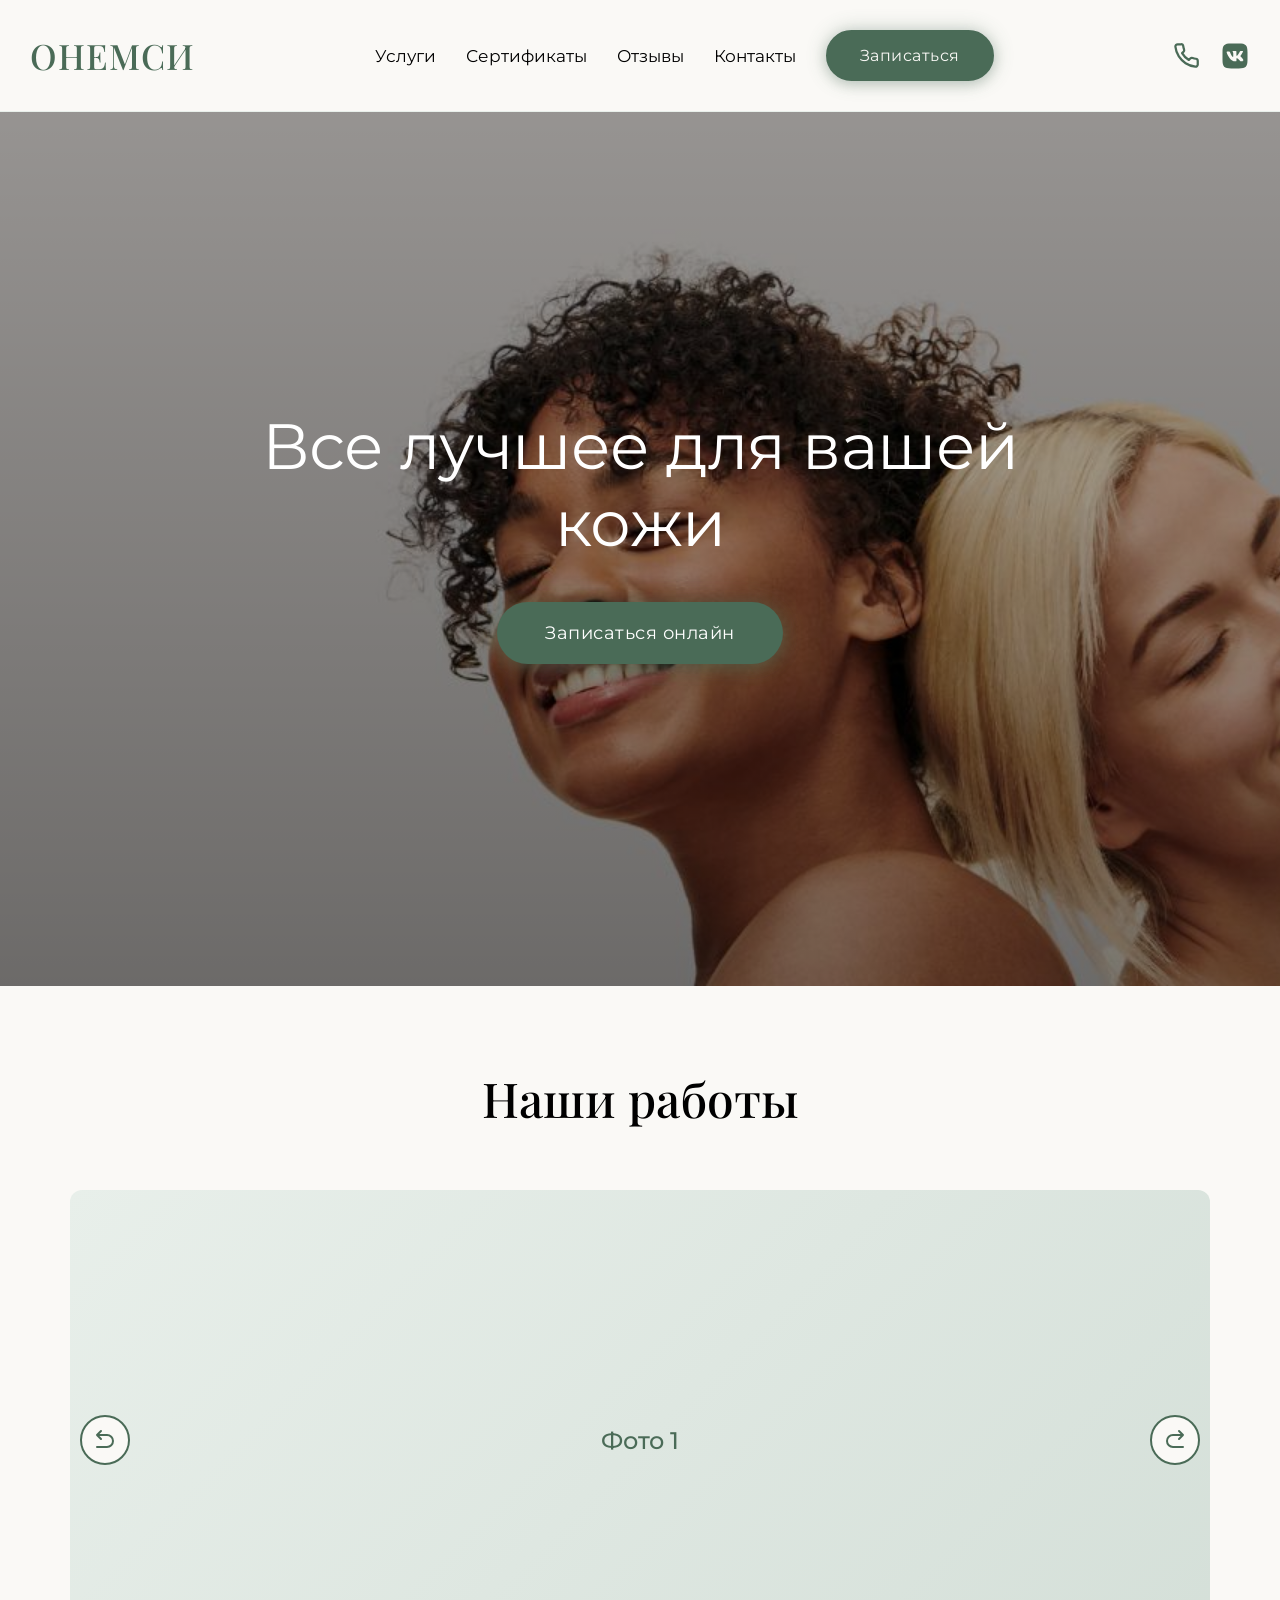
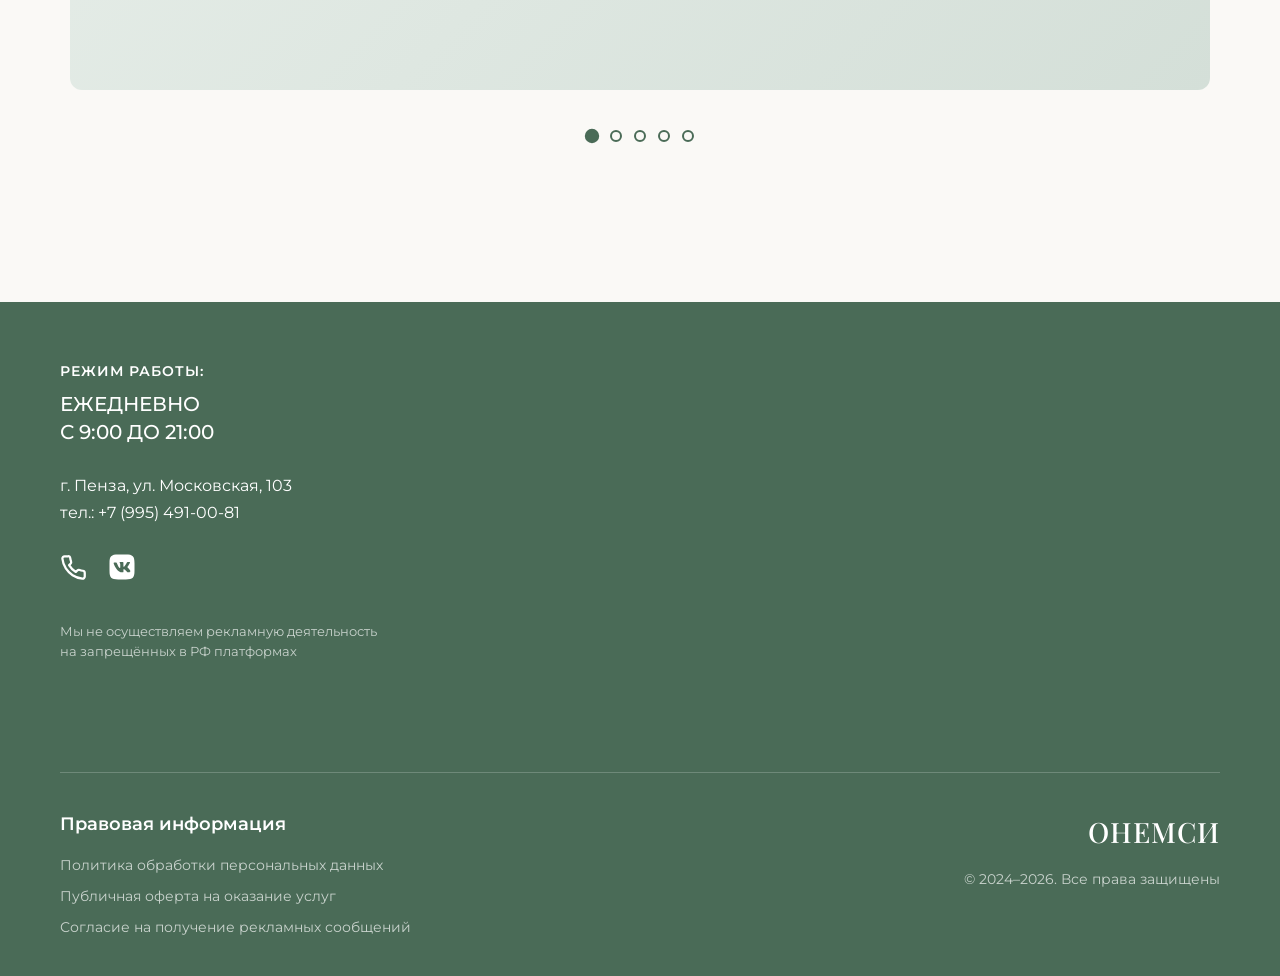
<file: онемси лендинг/index.html>
<!DOCTYPE html>
<html lang="ru">

<head>
    <meta charset="UTF-8">
    <meta name="viewport" content="width=device-width, initial-scale=1.0">
    <title>O'Nemsi Studio - Косметология</title>

    <!-- Подключение шрифтов -->
    <link rel="preconnect" href="https://fonts.googleapis.com">
    <link rel="preconnect" href="https://fonts.gstatic.com" crossorigin>
    <link
        href="https://fonts.googleapis.com/css2?family=Playfair+Display:wght@400;500;600&family=Montserrat:wght@300;400;500;600&display=swap"
        rel="stylesheet">
    <link rel="stylesheet" href="/style.css">
</head>

<body>

    <header class="header">
        <div class="header__container">
            <a href="#" class="header__logo">ОНЕМСИ</a>

            <ul class="header__menu">
                <li><a href="#services" class="header__menu-item">Услуги</a></li>
                <li><a href="#certificates" class="header__menu-item">Сертификаты</a></li>
                <li><a href="#reviews" class="header__menu-item">Отзывы</a></li>
                <li><a href="#contacts" class="header__menu-item">Контакты</a></li>
                <a href="#booking" class="header__cta">Записаться</a>
            </ul>

            <div class="header__icons">
                <!-- Иконка телефона -->
                <a href="tel:+79954910081" class="header__icon" aria-label="Позвонить">
                    <svg class="icon-svg" viewBox="0 0 24 24" fill="none" stroke="currentColor" stroke-width="2"
                        stroke-linecap="round" stroke-linejoin="round">
                        <path
                            d="M22 16.92v3a2 2 0 0 1-2.18 2 19.79 19.79 0 0 1-8.63-3.07 19.5 19.5 0 0 1-6-6 19.79 19.79 0 0 1-3.07-8.67A2 2 0 0 1 4.11 2h3a2 2 0 0 1 2 1.72 12.84 12.84 0 0 0 .7 2.81 2 2 0 0 1-.45 2.11L8.09 9.91a16 16 0 0 0 6 6l1.27-1.27a2 2 0 0 1 2.11-.45 12.84 12.84 0 0 0 2.81.7A2 2 0 0 1 22 16.92z" />
                    </svg>
                </a>
                <!-- Иконка ВК -->
                <a href="#" class="header__icon" aria-label="ВКонтакте">
                    <svg class="icon-svg" viewBox="0 0 24 24" fill="currentColor">
                        <path
                            d="M15.07 2H8.93C3.33 2 2 3.33 2 8.93v6.14C2 20.67 3.33 22 8.93 22h6.14c5.6 0 6.93-1.33 6.93-6.93V8.93C22 3.33 20.67 2 15.07 2zm3.08 14.27h-1.46c-.55 0-.72-.44-1.71-1.44-.86-.83-1.24-.94-1.45-.94-.3 0-.38.08-.38.5v1.31c0 .36-.11.57-1.05.57-1.55 0-3.27-.94-4.47-2.69-1.82-2.55-2.32-4.46-2.32-4.84 0-.21.08-.41.5-.41h1.46c.37 0 .51.17.65.57.72 2.08 1.92 3.91 2.41 3.91.19 0 .27-.08.27-.55V9.73c-.06-.97-.57-1.05-.57-1.4 0-.17.14-.34.37-.34h2.3c.31 0 .42.17.42.54v2.91c0 .31.14.42.23.42.19 0 .34-.11.69-.46 1.07-1.2 1.84-3.04 1.84-3.04.1-.21.27-.41.64-.41h1.46c.44 0 .54.23.44.54-.18.84-1.95 3.34-1.95 3.34-.15.24-.21.35 0 .62.15.21.66.65 1 1.04.62.72 1.1 1.32 1.23 1.74.13.42-.07.63-.49.63z" />
                    </svg>
                </a>
            </div>

            <!-- Бургер-кнопка -->
            <button class="header__burger" aria-label="Открыть меню">
                <!-- Иконка бургера -->
                <svg class="header__burger-icon header__burger-icon--menu" width="40" height="40" viewBox="0 0 24 24"
                    fill="none" xmlns="http://www.w3.org/2000/svg">
                    <path d="M4 6H20" stroke="#4A6B57" stroke-width="2" stroke-linecap="round" />
                    <path d="M4 12H20" stroke="#4A6B57" stroke-width="2" stroke-linecap="round" />
                    <path d="M4 18H20" stroke="#4A6B57" stroke-width="2" stroke-linecap="round" />
                </svg>
                <!-- Иконка крестика -->
                <svg class="header__burger-icon header__burger-icon--close" width="40" height="40" viewBox="0 0 24 24"
                    fill="none" xmlns="http://www.w3.org/2000/svg">
                    <path d="M6 6L18 18" stroke="#4A6B57" stroke-width="2" stroke-linecap="round" />
                    <path d="M18 6L6 18" stroke="#4A6B57" stroke-width="2" stroke-linecap="round" />
                </svg>
            </button>
        </div>

        <!-- Мобильное меню -->
        <nav class="header__mobile-menu">
            <a href="#services" class="header__mobile-menu-item">Услуги</a>
            <a href="#certificates" class="header__mobile-menu-item">Сертификаты</a>
            <a href="#reviews" class="header__mobile-menu-item">Отзывы</a>
            <a href="#contacts" class="header__mobile-menu-item">Контакты</a>
            <a href="#booking" class="header__mobile-cta">Записаться</a>
            <div class="header__mobile-icons">
                <!-- Иконка телефона -->
                <a href="tel:+79954910081" class="header__mobile-icon" aria-label="Позвонить">
                    <svg class="icon-svg" viewBox="0 0 24 24" fill="none" stroke="currentColor" stroke-width="2"
                        stroke-linecap="round" stroke-linejoin="round">
                        <path
                            d="M22 16.92v3a2 2 0 0 1-2.18 2 19.79 19.79 0 0 1-8.63-3.07 19.5 19.5 0 0 1-6-6 19.79 19.79 0 0 1-3.07-8.67A2 2 0 0 1 4.11 2h3a2 2 0 0 1 2 1.72 12.84 12.84 0 0 0 .7 2.81 2 2 0 0 1-.45 2.11L8.09 9.91a16 16 0 0 0 6 6l1.27-1.27a2 2 0 0 1 2.11-.45 12.84 12.84 0 0 0 2.81.7A2 2 0 0 1 22 16.92z" />
                    </svg>
                </a>
                <!-- Иконка ВК -->
                <a href="#" class="header__mobile-icon" aria-label="ВКонтакте">
                    <svg class="icon-svg" viewBox="0 0 24 24" fill="currentColor">
                        <path
                            d="M15.07 2H8.93C3.33 2 2 3.33 2 8.93v6.14C2 20.67 3.33 22 8.93 22h6.14c5.6 0 6.93-1.33 6.93-6.93V8.93C22 3.33 20.67 2 15.07 2zm3.08 14.27h-1.46c-.55 0-.72-.44-1.71-1.44-.86-.83-1.24-.94-1.45-.94-.3 0-.38.08-.38.5v1.31c0 .36-.11.57-1.05.57-1.55 0-3.27-.94-4.47-2.69-1.82-2.55-2.32-4.46-2.32-4.84 0-.21.08-.41.5-.41h1.46c.37 0 .51.17.65.57.72 2.08 1.92 3.91 2.41 3.91.19 0 .27-.08.27-.55V9.73c-.06-.97-.57-1.05-.57-1.4 0-.17.14-.34.37-.34h2.3c.31 0 .42.17.42.54v2.91c0 .31.14.42.23.42.19 0 .34-.11.69-.46 1.07-1.2 1.84-3.04 1.84-3.04.1-.21.27-.41.64-.41h1.46c.44 0 .54.23.44.54-.18.84-1.95 3.34-1.95 3.34-.15.24-.21.35 0 .62.15.21.66.65 1 1.04.62.72 1.1 1.32 1.23 1.74.13.42-.07.63-.49.63z" />
                    </svg>
                </a>
            </div>
        </nav>
    </header>

    <!-- Hero секция -->
    <section class="hero">
        <div class="hero__background"></div>
        <div class="hero__overlay"></div>

        <div class="hero__content">
            <h1 class="hero__title">Все лучшее для вашей кожи</h1>
            <a href="#booking" class="hero__cta">Записаться онлайн</a>
        </div>
    </section>

    <!-- Секция слайдера -->
    <section class="gallery">
        <div class="gallery__container">
            <h2 class="gallery__title">Наши работы</h2>

            <div class="slider">
                <div class="slider__track">
                    <!-- Слайд 1 -->
                    <div class="slider__slide">
                        <div class="slider__image-placeholder">
                            <span>Фото 1</span>
                        </div>
                    </div>

                    <!-- Слайд 2 -->
                    <div class="slider__slide">
                        <div class="slider__image-placeholder">
                            <span>Фото 2</span>
                        </div>
                    </div>

                    <!-- Слайд 3 -->
                    <div class="slider__slide">
                        <div class="slider__image-placeholder">
                            <span>Фото 3</span>
                        </div>
                    </div>

                    <!-- Слайд 4 -->
                    <div class="slider__slide">
                        <div class="slider__image-placeholder">
                            <span>Фото 4</span>
                        </div>
                    </div>

                    <!-- Слайд 5 -->
                    <div class="slider__slide">
                        <div class="slider__image-placeholder">
                            <span>Фото 5</span>
                        </div>
                    </div>
                </div>

                <!-- Кнопки навигации -->
                <button class="slider__button slider__button--prev" aria-label="Предыдущий слайд">
                    <svg width="100%" height="100%" viewBox="0 0 24 24" fill="none" xmlns="http://www.w3.org/2000/svg">
                        <path d="M4 7H14C17.3137 7 20 9.68629 20 13C20 16.3137 17.3137 19 14 19H4M4 7L8 3M4 7L8 11"
                            stroke="currentColor" stroke-width="2" stroke-linecap="round" stroke-linejoin="round" />
                    </svg>
                </button>

                <button class="slider__button slider__button--next" aria-label="Следующий слайд">
                    <svg width="100%" height="100%" viewBox="0 0 24 24" fill="none" xmlns="http://www.w3.org/2000/svg">
                        <path d="M20 7H10C6.68629 7 4 9.68629 4 13C4 16.3137 6.68629 19 10 19H20M20 7L16 3M20 7L16 11"
                            stroke="currentColor" stroke-width="2" stroke-linecap="round" stroke-linejoin="round" />
                    </svg>
                </button>

            </div>
            <!-- Точки-индикаторы -->
            <div class="slider__dots">
                <button class="slider__dot active" data-index="0" aria-label="Слайд 1"></button>
                <button class="slider__dot" data-index="1" aria-label="Слайд 2"></button>
                <button class="slider__dot" data-index="2" aria-label="Слайд 3"></button>
                <button class="slider__dot" data-index="3" aria-label="Слайд 4"></button>
                <button class="slider__dot" data-index="4" aria-label="Слайд 5"></button>
            </div>
        </div>
        </div>
    </section>

    <!-- Футер -->
    <footer class="footer">
        <div class="footer__container">
            <!-- Верхняя часть: информация + карта -->
            <div class="footer__top">
                <!-- Левая колонка: информация -->
                <div class="footer__info">
                    <div class="footer__schedule">
                        <h3 class="footer__title">РЕЖИМ РАБОТЫ:</h3>
                        <p class="footer__schedule-text">ЕЖЕДНЕВНО<br>С 9:00 ДО 21:00</p>
                    </div>

                    <div class="footer__address">
                        <p>г. Пенза, ул. Московская, 103</p>
                        <a href="tel:+79954910081" class="footer__phone">тел.: +7 (995) 491-00-81</a>
                    </div>

                    <div class="footer__icons">
                        <!-- Иконка телефона -->
                        <a href="tel:+79954910081" class="footer__icon" aria-label="Позвонить">
                            <svg class="icon-svg" viewBox="0 0 24 24" fill="none" stroke="currentColor" stroke-width="2"
                                stroke-linecap="round" stroke-linejoin="round">
                                <path
                                    d="M22 16.92v3a2 2 0 0 1-2.18 2 19.79 19.79 0 0 1-8.63-3.07 19.5 19.5 0 0 1-6-6 19.79 19.79 0 0 1-3.07-8.67A2 2 0 0 1 4.11 2h3a2 2 0 0 1 2 1.72 12.84 12.84 0 0 0 .7 2.81 2 2 0 0 1-.45 2.11L8.09 9.91a16 16 0 0 0 6 6l1.27-1.27a2 2 0 0 1 2.11-.45 12.84 12.84 0 0 0 2.81.7A2 2 0 0 1 22 16.92z" />
                            </svg>
                        </a>
                        <!-- Иконка ВК -->
                        <a href="#" class="footer__icon" aria-label="ВКонтакте">
                            <svg class="icon-svg" viewBox="0 0 24 24" fill="currentColor">
                                <path
                                    d="M15.07 2H8.93C3.33 2 2 3.33 2 8.93v6.14C2 20.67 3.33 22 8.93 22h6.14c5.6 0 6.93-1.33 6.93-6.93V8.93C22 3.33 20.67 2 15.07 2zm3.08 14.27h-1.46c-.55 0-.72-.44-1.71-1.44-.86-.83-1.24-.94-1.45-.94-.3 0-.38.08-.38.5v1.31c0 .36-.11.57-1.05.57-1.55 0-3.27-.94-4.47-2.69-1.82-2.55-2.32-4.46-2.32-4.84 0-.21.08-.41.5-.41h1.46c.37 0 .51.17.65.57.72 2.08 1.92 3.91 2.41 3.91.19 0 .27-.08.27-.55V9.73c-.06-.97-.57-1.05-.57-1.4 0-.17.14-.34.37-.34h2.3c.31 0 .42.17.42.54v2.91c0 .31.14.42.23.42.19 0 .34-.11.69-.46 1.07-1.2 1.84-3.04 1.84-3.04.1-.21.27-.41.64-.41h1.46c.44 0 .54.23.44.54-.18.84-1.95 3.34-1.95 3.34-.15.24-.21.35 0 .62.15.21.66.65 1 1.04.62.72 1.1 1.32 1.23 1.74.13.42-.07.63-.49.63z" />
                            </svg>
                        </a>
                    </div>

                    <p class="footer__disclaimer">
                        Мы не осуществляем рекламную деятельность<br>
                        на запрещённых в РФ платформах
                    </p>
                </div>

                <!-- Правая колонка: Яндекс Карта -->
                <div class="footer__map">
                    <iframe
                        src="https://yandex.ru/map-widget/v1/?um=constructor%3Ae13239bbc30b264439ae08b6318549882cd62b064bf526dbd5a65f6173cc1b9c&amp;source=constructor"
                        width="650" height="400" frameborder="0">
                    </iframe>
                </div>
            </div>

            <!-- Нижняя часть: правовая информация -->
            <div class="footer__bottom">
                <div class="footer__legal">
                    <h4 class="footer__legal-title">Правовая информация</h4>
                    <ul class="footer__legal-list">
                        <li><a href="#" class="footer__legal-link">Политика обработки персональных данных</a></li>
                        <li><a href="#" class="footer__legal-link">Публичная оферта на оказание услуг</a></li>
                        <li><a href="#" class="footer__legal-link">Согласие на получение рекламных сообщений</a></li>
                    </ul>
                </div>

                <div class="footer__bottom-info">
                    <a href="#" class="footer__logo-link">
                        <span class="footer__logo">ОНЕМСИ</span>
                    </a>
                    <p class="footer__copyright">© 2024–2026. Все права защищены</p>
                </div>
            </div>
        </div>
    </footer>

    <script src="/main.js"></script>
</body>

</html>
</file>
<file: style.css>
:root {
    --color-primary: #4A6B57;
    --color-primary-dark: #3A5544;
    --color-text: #000000;
    --color-bg: #FAF9F6;
    --font-logo: 'Playfair Display', serif;
    --font-body: 'Montserrat', sans-serif;
}

@font-face {
    font-family: 'Playfair Display', serif;
    src: url(/fonts/PlayfairDisplay-Regular.ttf) format('truetype');
    font-weight: 400;
    font-style: normal;
    font-display: swap;
}
@font-face {
    font-family: 'Playfair Display', serif;
    src: url(/fonts/PlayfairDisplay-Medium.ttf) format('truetype');
    font-weight: 500;
    font-style: normal;
    font-display: swap;
}
@font-face {
    font-family: 'Playfair Display', serif;
    src: url(/fonts/PlayfairDisplay-SemiBold.ttf) format('truetype');
    font-weight: 600;
    font-style: normal;
    font-display: swap;
}
@font-face {
    font-family: 'Playfair Display', serif;
    src: url(/fonts/PlayfairDisplay-Italic.ttf) format('truetype');
    font-weight: 400;
    font-style: italic;
    font-display: swap;
}
@font-face {
    font-family: 'Playfair Display', serif;
    src: url(/fonts/PlayfairDisplay-MediumItalic.ttf) format('truetype');
    font-weight: 500;
    font-style: italic;
    font-display: swap;
}
@font-face {
    font-family: 'Montserrat', sans-serif;
    src: url(/fonts/Montserrat-Regular.ttf) format('truetype');
    font-weight: 400;
    font-style: normal;
    font-display: swap;
}
@font-face {
    font-family: 'Montserrat', sans-serif;
    src: url(/fonts/Montserrat-Medium.ttf) format('truetype');
    font-weight: 500;
    font-style: normal;
    font-display: swap;
}
@font-face {
    font-family: 'Montserrat', sans-serif;
    src: url(/fonts/Montserrat-SemiBold.ttf) format('truetype');
    font-weight: 400;
    font-style: normal;
    font-display: swap;
}


* {
    margin: 0;
    padding: 0;
    box-sizing: border-box;
}

body {
    font-family: var(--font-body);
    background-color: var(--color-bg);
    color: var(--color-text);
}

/* Блокировка скролла при открытом меню */
body.menu-open {
    overflow: hidden;
}

:focus-visible {
    outline: 3px solid var(--color-primary);
    outline-offset: 3px;
    border-radius: 4px;
}

.header {
    position: fixed;
    top: 0;
    left: 0;
    width: 100%;
    background-color: var(--color-bg);
    border-bottom: 1px solid #E8EFEA;
    z-index: 1000;
}

.header__container {
    max-width: 1440px;
    margin: 0 auto;
    padding: 30px 30px;
    display: flex;
    justify-content: space-between;
    align-items: center;
    position: relative;
}

.header__logo {
    font-family: var(--font-logo);
    font-size: 35px;
    font-weight: 500;
    color: var(--color-primary);
    text-decoration: none;
    letter-spacing: 1px;
}

.header__menu {
    display: flex;
    list-style: none;
    gap: 30px;
    align-items: center;
}

.header__menu-item {
    font-family: var(--font-body);
    font-size: 17px;
    font-weight: 400;
    color: var(--color-text);
    text-decoration: none;
    transition: color 0.3s ease;
    position: relative;
}

.header__menu-item:hover {
    color: var(--color-primary);
}

.header__menu-item::after {
    content: '';
    position: absolute;
    bottom: -6px;
    left: 0;
    width: 0;
    height: 1.5px;
    background-color: var(--color-primary);
    transition: width 0.3s ease;
}

.header__menu-item:hover::after {
    width: 100%;
}

.header__cta {
    font-family: var(--font-body);
    font-size: 16px;
    font-weight: 400;
    color: var(--color-bg);
    background-color: var(--color-primary);
    padding: 14px 32px;
    border: 2px solid var(--color-primary);
    border-radius: 50px;
    cursor: pointer;
    text-decoration: none;
    transition: all 0.3s ease;
    letter-spacing: 0.5px;
    box-shadow: 0 4px 12px rgba(74, 107, 87, 0.2),
        0 0 20px rgba(74, 107, 87, 0.3);
}

.header__cta:hover {
    background-color: var(--color-primary-dark);
    border-color: var(--color-primary-dark);
    transform: translateY(-2px);
    box-shadow: 0 6px 16px rgba(74, 107, 87, 0.3),
        0 0 30px rgba(74, 107, 87, 0.5);
}

.header__cta:active {
    transform: translateY(0);
    box-shadow: 0 2px 8px rgba(74, 107, 87, 0.2),
        0 0 15px rgba(74, 107, 87, 0.3);
}

.header__icons {
    display: flex;
    gap: 20px;
    align-items: center;
}

.header__icon {
    display: flex;
    align-items: center;
    justify-content: center;
    color: var(--color-primary);
    /* <-- ЭТО ГЛАВНОЕ: задаёт цвет для SVG */
    text-decoration: none;
    transition: color 0.3s ease, transform 0.3s ease;
}

.header__icon svg {
    width: 27px;
    height: 27px;
}

.header__icon:last-child svg {
    width: 30px;
    height: 30px;
}

.header__icon:hover {
    color: var(--color-primary-dark);
    /* <-- При наведении цвет меняется сам */
    transform: translateY(-2px) scale(1.1);
}

.header__burger {
    display: none;
    align-items: center;
    justify-content: end;
    width: 48px;
    height: 48px;
    cursor: pointer;
    background: none;
    border: none;
    z-index: 1001;
    position: relative;
    color: var(--color-primary);
    transition: color 0.3s ease;
}

.header__burger:hover {
    color: var(--color-primary-dark);
}

.header__burger-icon {
    position: absolute;
    top: 50%;
    left: 50%;
    width: 28px;
    height: 28px;
    transition: opacity 0.4s ease, transform 0.4s ease;
}

/* Состояние по умолчанию: виден бургер, скрыт крестик */
.header__burger-icon--menu {
    opacity: 1;
    transform: translate(-50%, -50%) rotate(0deg);
}

.header__burger-icon--close {
    opacity: 0;
    transform: translate(-50%, -50%) rotate(-90deg);
    pointer-events: none;
}

/* Активное состояние (после клика): скрыт бургер, виден крестик */
.header__burger.active .header__burger-icon--menu {
    opacity: 0;
    transform: translate(-50%, -50%) rotate(90deg);
    pointer-events: none;
}

.header__burger.active .header__burger-icon--close {
    opacity: 1;
    transform: translate(-50%, -50%) rotate(0deg);
    pointer-events: auto;
}

.header__mobile-menu {
    position: fixed;
    top: 0;
    left: 0;
    width: 100%;
    height: 100vh;
    background-color: var(--color-bg);
    display: flex;
    flex-direction: column;
    justify-content: center;
    align-items: center;
    gap: 30px;
    transform: translateX(100%);
    transition: transform 0.4s ease;
    z-index: 999;
}

.header__mobile-menu.active {
    transform: translateX(0);
}

.header__mobile-menu-item {
    font-family: var(--font-body);
    font-size: 24px;
    font-weight: 500;
    color: var(--color-text);
    text-decoration: none;
    transition: color 0.3s ease;
}

.header__mobile-menu-item:hover {
    color: var(--color-primary);
}

.header__mobile-cta {
    font-family: var(--font-body);
    font-size: 18px;
    font-weight: 400;
    color: var(--color-bg);
    background-color: var(--color-primary);
    padding: 16px 40px;
    border-radius: 50px;
    text-decoration: none;
    transition: all 0.3s ease;
    box-shadow: 0 4px 16px rgba(74, 107, 87, 0.4);
    margin-top: 20px;
}

.header__mobile-cta:hover {
    background-color: var(--color-primary-dark);
    transform: translateY(-2px);
}

.header__mobile-icons {
    display: flex;
    gap: 20px;
    align-items: center;
}

.header__mobile-icon {
    display: flex;
    align-items: center;
    justify-content: center;
    color: var(--color-primary);
    text-decoration: none;
    transition: color 0.3s ease, transform 0.3s ease;
}

.header__mobile-icon svg {
    width: 27px;
    height: 27px;
}

.header__mobile-icon:last-child svg {
    width: 30px;
    height: 30px;
}

.header__mobile-icon:hover {
    color: var(--color-primary-dark);
    transform: scale(1.1);
}

.hero {
    position: relative;
    width: 100%;
    height: 100vh;
    min-height: 700px;
    display: flex;
    align-items: center;
    justify-content: center;
    overflow: hidden;
    margin-top: 86px;
}

.hero__background {
    position: absolute;
    top: 0;
    left: 0;
    width: 100%;
    height: 100%;
    background-image: url('/image/hero-bg.jpg');
    background-size: cover;
    background-position: center;
    background-repeat: no-repeat;
}

.hero__overlay {
    position: absolute;
    top: 0;
    left: 0;
    width: 100%;
    height: 100%;
    background: linear-gradient(to bottom,
            rgba(0, 0, 0, 0.3) 0%,
            rgba(0, 0, 0, 0.5) 100%);
}

.hero__content {
    position: relative;
    z-index: 2;
    text-align: center;
    max-width: 900px;
    padding: 0 40px;
}

.hero__title {
    font-family: var(--font-body);
    font-size: 64px;
    font-weight: 400;
    color: #FFFFFF;
    line-height: 1.2;
    margin-bottom: 40px;
    letter-spacing: -0.5px;
}

.hero__cta {
    display: inline-block;
    font-family: var(--font-body);
    font-size: 18px;
    font-weight: 400;
    color: #FFFFFF;
    background-color: var(--color-primary);
    padding: 20px 48px;
    border-radius: 50px;
    text-decoration: none;
    transition: all 0.3s ease;
    letter-spacing: 0.5px;
    box-shadow: 0 4px 16px rgba(74, 107, 87, 0.4),
        0 0 24px rgba(74, 107, 87, 0.3);
}

.hero__cta:hover {
    background-color: var(--color-primary-dark);
    transform: translateY(-3px);
    box-shadow: 0 8px 24px rgba(74, 107, 87, 0.5),
        0 0 32px rgba(74, 107, 87, 0.4);
}

.hero__cta:active {
    transform: translateY(-1px);
    box-shadow: 0 4px 12px rgba(74, 107, 87, 0.3);
}

@media (max-width: 1200px) {
    .header__container {
        padding: 24px 40px;
    }

    .header__menu-item {
        font-size: 16px;
    }

}

@media (max-width: 992px) {
    .header__menu {
        display: none;
    }

    .header__cta {
        display: none;
    }

    .header__container {
        display: flex;
        align-items: center;
        padding: 24px 30px;
    }

    .header__logo {
        justify-content: start;
    }


    .header__burger {
        display: flex;
        justify-content: end;
        margin-top: 2px;
        width: 48px;
        height: 48px;
        cursor: pointer;
        background: none;
        border: none;
        color: var(--color-primary);
        transition: color 0.3s ease;
        z-index: 1001;
    }

    .header__icons {
        display: none;
    }
}

@media (max-width: 768px) {
    .header__container {
        padding: 20px 24px;
    }

    .header__logo {
        font-size: 30px;
    }

    .hero {
        min-height: 600px;
    }

    .hero__title {
        font-size: 40px;
        margin-bottom: 32px;
    }

    .hero__cta {
        font-size: 16px;
        padding: 18px 40px;
    }
}

@media (max-width: 480px) {
    .hero__title {
        font-size: 30px;
    }

    .hero__cta {
        font-size: 15px;
        padding: 16px 32px;
    }

    .header__mobile-menu-item {
        font-size: 20px;
    }

    .header__mobile-cta {
        font-size: 16px;
        padding: 14px 32px;
    }
}

.gallery {
    padding: 80px 0;
    background-color: var(--color-bg);
}

.gallery__container {
    max-width: 1440px;
    margin: 0 auto;
    padding: 0 60px;
}

.gallery__title {
    font-family: var(--font-logo);
    font-size: 48px;
    font-weight: 500;
    color: var(--color-text);
    text-align: center;
    margin-bottom: 60px;
}

.slider {
    position: relative;
    width: 100%;
    overflow: hidden;
}

.slider__track {
    display: flex;
    transition: transform 0.5s ease;
}

.slider__slide {
    flex: 0 0 100%;
    padding: 0 10px;
}

.slider__image-placeholder {
    width: 100%;
    height: 500px;
    background: linear-gradient(135deg, #E8EFEA 0%, #D4DFD8 100%);
    border-radius: 12px;
    display: flex;
    align-items: center;
    justify-content: center;
    font-family: var(--font-body);
    font-size: 24px;
    font-weight: 500;
    color: var(--color-primary);
    transition: all 0.3s ease;
}

.slider__image-placeholder:hover {
    transform: scale(1.02);
    box-shadow: 0 8px 24px rgba(74, 107, 87, 0.15);
}

.slider__button {
    position: absolute;
    top: 50%;
    transform: translateY(-50%);
    width: 50px;
    height: 50px;
    background-color: var(--color-bg);
    border: 2px solid var(--color-primary);
    border-radius: 50%;
    cursor: pointer;
    display: flex;
    align-items: center;
    justify-content: center;
    color: var(--color-primary);
    transition: all 0.3s ease;
    z-index: 10;
}

.slider__button svg {
    width: 24px;
    height: 24px;
}

.slider__button:hover {
    background-color: var(--color-primary);
    color: var(--color-bg);
    transform: translateY(-50%) scale(1.1);
}

.slider__button:active {
    transform: translateY(-50%) scale(0.95);
}

.slider__button--prev {
    left: 20px;
}

.slider__button--next {
    right: 20px;
}

.slider__dots {
    display: flex;
    justify-content: center;
    gap: 12px;
    margin-top: 40px;
}

.slider__dot {
    width: 12px;
    height: 12px;
    border-radius: 50%;
    border: 2px solid var(--color-primary);
    background-color: transparent;
    cursor: pointer;
    transition: all 0.3s ease;
    padding: 0;
}

.slider__dot:hover {
    background-color: var(--color-primary);
    opacity: 0.5;
}

.slider__dot.active {
    background-color: var(--color-primary);
    transform: scale(1.2);
}

@media (max-width: 1200px) {
    .gallery__container {
        padding: 0 40px;
    }

    .gallery__title {
        font-size: 42px;
        margin-bottom: 50px;
    }

    .slider__image-placeholder {
        height: 450px;
    }
}

@media (max-width: 992px) {
    .gallery {
        padding: 60px 0;
    }

    .gallery__title {
        font-size: 36px;
        margin-bottom: 40px;
    }

    .slider__image-placeholder {
        height: 400px;
    }

    .slider__button {
        width: 45px;
        height: 45px;
    }

    .slider__button svg {
        width: 20px;
        height: 20px;
    }
}

@media (max-width: 768px) {
    .gallery__container {
        padding: 0 24px;
    }

    .gallery__title {
        font-size: 32px;
        margin-bottom: 30px;
    }

    .slider__image-placeholder {
        height: 350px;
        font-size: 20px;
    }

    .slider__button {
        width: 40px;
        height: 40px;
    }

    .slider__button svg {
        width: 18px;
        height: 18px;
    }

    .slider__button--prev {
        left: 10px;
    }

    .slider__button--next {
        right: 10px;
    }

    .slider__dots {
        margin-top: 30px;
        gap: 10px;
    }

    .slider__dot {
        width: 10px;
        height: 10px;
    }
}

@media (max-width: 480px) {
    .gallery {
        padding: 40px 0;
    }

    .gallery__title {
        font-size: 28px;
        margin-bottom: 25px;
    }

    .slider__image-placeholder {
        height: 280px;
        font-size: 18px;
    }

    .slider__button {
        width: 36px;
        height: 36px;
    }

    .slider__button svg {
        width: 16px;
        height: 16px;
    }

    .slider__dot {
        width: 8px;
        height: 8px;
    }
}


.services {
    padding: 80px 0;
    background-color: var(--color-bg);
}

.services__container {
    max-width: 1440px;
    margin: 0 auto;
    padding: 0 60px;
}

.services__title {
    font-family: var(--font-logo);
    font-size: 48px;
    font-weight: 500;
    color: var(--color-text);
    text-align: center;
    margin-bottom: 40px;
}

.services__tabs {
    display: flex;
    justify-content: center;
    gap: 16px;
    margin-bottom: 50px;
    flex-wrap: wrap;
}

.services__tab {
    font-family: var(--font-body);
    font-size: 16px;
    font-weight: 500;
    color: var(--color-text);
    background-color: transparent;
    border: 2px solid var(--color-primary);
    padding: 12px 32px;
    border-radius: 50px;
    cursor: pointer;
    transition: all 0.3s ease;
}

.services__tab:hover {
    background-color: var(--color-primary);
    color: #FFFFFF;
}

.services__tab.active {
    background-color: var(--color-primary);
    color: #FFFFFF;
}

.services__category {
    display: none;
}

.services__category.active {
    display: block;
}


.services-slider {
    position: relative;
    display: flex;
    align-items: center;
    gap: 20px;
    min-width: 0;
}

.services-slider__track {
    display: flex;
    gap: 24px;
    flex: 1;
    min-width: 0;
    overflow: hidden;
    justify-content: flex-start;
}

/* Центрирование последней неполной страницы (только десктоп, класс вешает JS) */
.services-slider__track.centered {
    justify-content: center;
}

.services-card {
    display: none;
    flex: 0 0 calc((100% - 48px) / 3);
    background-color: #FFFFFF;
    border: 1px solid #E8EFEA;
    border-radius: 16px;
    margin-top: 25px;
    padding: 24px;
    transition: transform 0.3s ease, box-shadow 0.3s ease;
}

.services-card.visible {
    display: block;
    animation: servicesCardAppear 0.4s ease;
}

@keyframes servicesCardAppear {
    from {
        opacity: 0;
        transform: translateY(12px);
    }

    to {
        opacity: 1;
        transform: translateY(0);
    }
}

.services-card:hover {
    transform: translateY(-4px);
    box-shadow: 0 12px 32px rgba(0, 0, 0, 0.08);
}

.services-card:nth-child(even) {
    background-color: var(--color-primary);
    color: #FFFFFF;
}

.services-card:nth-child(even) .services-card__title,
.services-card:nth-child(even) .services-card__price-current,
.services-card:nth-child(even) .services-card__duration,
.services-card:nth-child(even) .services-card__description,
.services-card:nth-child(even) .services-card__contra {
    color: #FFFFFF;
}

.services-card:nth-child(even) .services-card__price-old {
    color: rgba(255, 255, 255, 0.6);
}

.services-card:nth-child(even) .services-card__note {
    color: rgba(255, 255, 255, 0.8);
}

.services-card__content {
    display: flex;
    flex-direction: column;
    height: 100%;
}

.services-card__title {
    font-family: var(--font-body);
    font-size: 20px;
    font-weight: 600;
    color: var(--color-text);
    margin-bottom: 12px;
    line-height: 1.3;
}

.services-card__price {
    display: flex;
    align-items: baseline;
    gap: 12px;
    margin-bottom: 8px;
}

.services-card__price-current {
    font-family: var(--font-body);
    font-size: 22px;
    font-weight: 600;
    color: var(--color-text);
}

.services-card__price-old {
    font-family: var(--font-body);
    font-size: 14px;
    font-weight: 400;
    color: #999;
    text-decoration: line-through;
}

.services-card__note {
    font-family: var(--font-body);
    font-size: 12px;
    font-weight: 400;
    color: #6B6B6B;
    font-style: italic;
    margin-bottom: 10px;
}

.services-card__duration {
    font-family: var(--font-body);
    font-size: 14px;
    font-weight: 500;
    color: var(--color-text);
    margin-bottom: 12px;
}

.services-card__description {
    font-family: var(--font-body);
    font-size: 14px;
    font-weight: 400;
    color: var(--color-text);
    line-height: 1.5;
    margin-bottom: 12px;
    flex-grow: 1;
}

.services-card__contra {
    font-family: var(--font-body);
    font-size: 12px;
    font-weight: 400;
    color: #6B6B6B;
    line-height: 1.4;
    margin-bottom: 20px;
}

.services-card__btn {
    display: inline-block;
    font-family: var(--font-body);
    font-size: 14px;
    font-weight: 500;
    padding: 10px 24px;
    border-radius: 50px;
    text-decoration: none;
    text-align: center;
    transition: all 0.3s ease;
    align-self: flex-start;
    border: 2px solid transparent;
}

.services-card:nth-child(odd) .services-card__btn {
    background-color: var(--color-primary);
    color: #FFFFFF;
    border-color: var(--color-primary);
}

.services-card:nth-child(odd) .services-card__btn:hover {
    background-color: #FFFFFF;
    color: var(--color-primary);
    border-color: var(--color-primary);
}

.services-card:nth-child(even) .services-card__btn {
    background-color: #FFFFFF;
    color: var(--color-primary);
    border-color: #FFFFFF;
}

.services-card:nth-child(even) .services-card__btn:hover {
    background-color: var(--color-primary);
    color: #FFFFFF;
    border-color: #FFFFFF;
}

.services-slider__button {
    flex-shrink: 0;
    width: 48px;
    height: 48px;
    background-color: var(--color-bg);
    border: 2px solid var(--color-primary);
    border-radius: 50%;
    cursor: pointer;
    display: flex;
    align-items: center;
    justify-content: center;
    color: var(--color-primary);
    transition: all 0.3s ease;
}

.services-slider__button svg {
    width: 22px;
    height: 22px;
}

.services-slider__button:hover {
    background-color: var(--color-primary);
    color: var(--color-bg);
    transform: scale(1.1);
}

.services-slider__button:disabled {
    opacity: 0.3;
    cursor: not-allowed;
}

.services-slider__button:disabled:hover {
    background-color: var(--color-bg);
    color: var(--color-primary);
    transform: none;
}

@media (max-width: 1200px) {
    .services__container {
        padding: 0 40px;
    }

    .services-card {
        flex: 0 0 calc((100% - 24px) / 2);
    }
}

@media (max-width: 768px) {
    .services {
        padding: 60px 0;
    }

    .services__container {
        padding: 0 24px;
    }

    .services__title {
        font-size: 36px;
        margin-bottom: 30px;
    }

    .services__tabs {
        gap: 12px;
        margin-bottom: 40px;
    }

    .services__tab {
        font-size: 14px;
        padding: 10px 24px;
    }

    .services-slider {
        gap: 12px;
    }

    .services-slider__track {
        gap: 16px;
    }

    .services-card {
        flex: 0 0 100%;
        background-color: #FFFFFF !important;
        border: 1px solid #E8EFEA !important;
        color: var(--color-text) !important;
        padding: 20px;
    }

    .services-card .services-card__title,
    .services-card .services-card__price-current,
    .services-card .services-card__duration,
    .services-card .services-card__description,
    .services-card .services-card__contra {
        color: var(--color-text) !important;
    }

    .services-card .services-card__price-old {
        color: #999 !important;
    }

    .services-card .services-card__note {
        color: #6B6B6B !important;
    }

    .services-card .services-card__btn {
        background-color: var(--color-primary) !important;
        color: #FFFFFF !important;
        border-color: var(--color-primary) !important;
        width: 100%;
        box-sizing: border-box;
    }

    .services-card .services-card__btn:hover {
        background-color: #FFFFFF !important;
        color: var(--color-primary) !important;
    }

    .services-card__title {
        font-size: 18px;
    }

    .services-card__price-current {
        font-size: 20px;
    }

    .services-slider__button {
        width: 40px;
        height: 40px;
    }

    .services-slider__button svg {
        width: 18px;
        height: 18px;
    }
}

@media (max-width: 480px) {
    .services__title {
        font-size: 28px;
    }

    .services__tab {
        font-size: 13px;
        padding: 8px 20px;
    }
}


.certificates {
    padding: 80px 0;
    background-color: var(--color-primary);
    overflow: hidden;
}

.cert-slider.no-anim .cert-slider__track,
.cert-slider.no-anim .cert-slider__slide {
    transition: none;
}

.certificates__container {
    max-width: 1440px;
    margin: 0 auto;
    padding: 0 60px;
}

.certificates__title {
    font-family: var(--font-logo);
    font-size: 48px;
    font-weight: 500;
    color: #FFFFFF;
    text-align: center;
    margin-bottom: 50px;
}

.cert-slider {
    position: relative;
}

.cert-slider__viewport {
    overflow: hidden;
}

.cert-slider__track {
    display: flex;
    gap: 40px;
    transition: transform 0.6s ease;
    will-change: transform;
}

.cert-slider__slide {
    position: relative;
    flex: 0 0 auto;
    width: min(720px, 72%);
    filter: blur(6px);
    opacity: 0.45;
    transform: scale(0.88);
    transition: filter 0.6s ease, transform 0.6s ease, opacity 0.6s ease;
    z-index: 1;
}

.cert-slider__slide.active {
    filter: blur(0);
    opacity: 1;
    transform: scale(1);
    z-index: 2;
}

.cert-slider__slide img {
    display: block;
    width: 100%;
    height: 480px;
    object-fit: cover;
    border-radius: 20px;
    box-shadow: 0 20px 50px rgba(0, 0, 0, 0.25);
}

.cert-slider__button {
    position: absolute;
    top: 50%;
    transform: translateY(-50%);
    width: 52px;
    height: 52px;
    border-radius: 50%;
    border: 2px solid #FFFFFF;
    background: rgba(255, 255, 255, 0.08);
    color: #FFFFFF;
    display: flex;
    align-items: center;
    justify-content: center;
    cursor: pointer;
    transition: all 0.3s ease;
    z-index: 5;
}

.cert-slider__button svg {
    width: 22px;
    height: 22px;
}

.cert-slider__button:hover {
    background: #FFFFFF;
    color: var(--color-primary);
}

.cert-slider__button--prev {
    left: 20px;
}

.cert-slider__button--next {
    right: 20px;
}

.cert-slider__button:disabled {
    opacity: 0.35;
    cursor: not-allowed;
}

.cert-slider__button:disabled:hover {
    background: rgba(255, 255, 255, 0.08);
    color: #FFFFFF;
}

.cert-slider__footer {
    display: flex;
    align-items: center;
    justify-content: center;
    gap: 24px;
    margin-top: 40px;
}

.cert-slider__dots {
    display: flex;
    gap: 10px;
}

.cert-slider__dot {
    width: 10px;
    height: 10px;
    border-radius: 50%;
    background: rgba(255, 255, 255, 0.35);
    border: none;
    padding: 0;
    cursor: pointer;
    transition: all 0.3s ease;
}

.cert-slider__dot.active {
    background: #FFFFFF;
    width: 28px;
    border-radius: 6px;
}

.cert-slider__counter {
    font-family: var(--font-body);
    font-size: 14px;
    letter-spacing: 1px;
    color: rgba(255, 255, 255, 0.8);
}

@media (max-width: 1200px) {
    .cert-slider__slide img {
        height: 420px;
    }
}

@media (max-width: 768px) {
    .certificates {
        padding: 60px 0;
    }

    .certificates__container {
        padding: 0 24px;
    }

    .certificates__title {
        font-size: 32px;
        margin-bottom: 36px;
    }

    .cert-slider__slide {
        width: 86%;
    }

    .cert-slider__slide img {
        height: 320px;
        border-radius: 14px;
    }

    .cert-slider__button {
        width: 42px;
        height: 42px;
    }

    .cert-slider__button--prev {
        left: 8px;
    }

    .cert-slider__button--next {
        right: 8px;
    }
}

@media (max-width: 480px) {
    .certificates__title {
        font-size: 26px;
    }

    .cert-slider__slide img {
        height: 240px;
    }

    .cert-slider__footer {
        gap: 16px;
        margin-top: 28px;
    }
}

.about {
    padding: 100px 0;
    background-color: var(--color-bg);
}

.about__container {
    max-width: 1440px;
    margin: 0 auto;
    padding: 0 60px;
    display: grid;
    grid-template-columns: 480px 1fr;
    gap: 90px;
    align-items: center;
}

.about__photo {
    position: relative;
}

.about__photo::before {
    content: '';
    position: absolute;
    top: 24px;
    left: -24px;
    right: 24px;
    bottom: -24px;
    border: 2px solid var(--color-primary);
    border-radius: 24px;
    z-index: 0;
}

.about__photo-frame {
    position: relative;
    z-index: 1;
    border-radius: 24px;
    overflow: hidden;
    box-shadow: 0 24px 60px rgba(74, 107, 87, 0.25);
}

.about__photo-frame img {
    display: block;
    width: 100%;
    height: 600px;
    object-fit: cover;
    transition: transform 0.6s ease;
}

.about__photo-frame:hover img {
    transform: scale(1.03);
}

.about__photo-badge {
    position: absolute;
    left: -36px;
    bottom: 48px;
    z-index: 2;
    display: flex;
    align-items: center;
    gap: 14px;
    background-color: #FFFFFF;
    padding: 18px 26px;
    border-radius: 16px;
    box-shadow: 0 12px 32px rgba(0, 0, 0, 0.12);
}

.about__badge-number {
    font-family: var(--font-logo);
    font-size: 38px;
    font-weight: 600;
    color: var(--color-primary);
    line-height: 1;
}

.about__badge-text {
    font-family: var(--font-body);
    font-size: 13px;
    font-weight: 500;
    color: var(--color-text);
    line-height: 1.4;
}

.about__label {
    display: inline-block;
    font-family: var(--font-body);
    font-size: 13px;
    font-weight: 600;
    letter-spacing: 3px;
    text-transform: uppercase;
    color: var(--color-primary);
    margin-bottom: 16px;
}

.about__title {
    font-family: var(--font-logo);
    font-size: 48px;
    font-weight: 500;
    color: var(--color-text);
    margin-bottom: 28px;
}

.about__text p {
    font-family: var(--font-body);
    font-size: 16px;
    font-weight: 400;
    line-height: 1.8;
    color: rgba(0, 0, 0, 0.75);
    margin-bottom: 16px;
}

.about__quote {
    font-family: var(--font-logo);
    font-size: 20px;
    font-style: italic;
    line-height: 1.6;
    color: var(--color-primary-dark);
    border-left: 3px solid var(--color-primary);
    padding-left: 24px;
    margin: 32px 0;
}

.about__features {
    list-style: none;
    display: grid;
    grid-template-columns: 1fr 1fr;
    gap: 16px 32px;
    margin-bottom: 40px;
}

.about__features li {
    position: relative;
    padding-left: 36px;
    font-family: var(--font-body);
    font-size: 15px;
    font-weight: 500;
    color: var(--color-text);
    line-height: 1.5;
}

.about__features li::before {
    content: '✓';
    position: absolute;
    left: 0;
    top: 0;
    width: 24px;
    height: 24px;
    border-radius: 50%;
    background-color: var(--color-primary);
    color: #FFFFFF;
    font-size: 13px;
    display: flex;
    align-items: center;
    justify-content: center;
}

.about__signature {
    display: flex;
    align-items: center;
    gap: 20px;
    padding-top: 28px;
    border-top: 1px solid #E8EFEA;
}

.about__signature-name {
    font-family: var(--font-logo);
    font-size: 32px;
    font-style: italic;
    font-weight: 500;
    color: var(--color-primary);
}

.about__signature-role {
    font-family: var(--font-body);
    font-size: 14px;
    font-weight: 400;
    color: rgba(0, 0, 0, 0.6);
    line-height: 1.5;
}

@media (max-width: 1200px) {
    .about__container {
        grid-template-columns: 400px 1fr;
        gap: 60px;
        padding: 0 40px;
    }

    .about__photo-frame img {
        height: 520px;
    }

    .about__title {
        font-size: 40px;
    }
}

@media (max-width: 992px) {
    .about {
        padding: 80px 0;
    }

    .about__container {
        grid-template-columns: 1fr;
        gap: 70px;
    }

    .about__photo {
        max-width: 460px;
        margin: 0 auto;
        width: 100%;
    }

    .about__photo::before {
        top: 18px;
        left: -18px;
        right: 18px;
        bottom: -18px;
    }

    .about__photo-badge {
        left: -12px;
        bottom: 32px;
    }
}

@media (max-width: 768px) {
    .about {
        padding: 60px 0;
    }

    .about__container {
        padding: 0 24px;
        gap: 50px;
    }

    .about__photo-frame img {
        height: 440px;
    }

    .about__title {
        font-size: 32px;
    }

    .about__quote {
        font-size: 18px;
    }

    .about__features {
        grid-template-columns: 1fr;
        gap: 14px;
    }
}

@media (max-width: 480px) {
    .about__photo-frame img {
        height: 380px;
    }

    .about__title {
        font-size: 28px;
    }

    .about__photo-badge {
        padding: 14px 20px;
        left: -6px;
    }

    .about__badge-number {
        font-size: 30px;
    }

    .about__signature {
        flex-direction: column;
        align-items: flex-start;
        gap: 8px;
    }
}

.footer {
    background-color: var(--color-primary);
    color: #FFFFFF;
    padding: 60px 0 40px;
    margin-top: 80px;
}

.footer__container {
    max-width: 1440px;
    margin: 0 auto;
    padding: 0 60px;
}

.footer__top {
    display: grid;
    grid-template-columns: 1fr 1.5fr;
    gap: 60px;
    margin-bottom: 60px;
}

.footer__info {
    display: flex;
    flex-direction: column;
    gap: 30px;
}

.footer__title {
    font-family: var(--font-body);
    font-size: 14px;
    font-weight: 600;
    letter-spacing: 1px;
    margin-bottom: 10px;
    color: #FFFFFF;
}

.footer__schedule-text {
    font-family: var(--font-body);
    font-size: 20px;
    font-weight: 500;
    line-height: 1.4;
    color: #FFFFFF;
}

.footer__address {
    display: flex;
    flex-direction: column;
    gap: 8px;
}

.footer__address p {
    font-family: var(--font-body);
    font-size: 16px;
    font-weight: 400;
    color: #FFFFFF;
}

.footer__phone {
    font-family: var(--font-body);
    font-size: 16px;
    font-weight: 400;
    color: #FFFFFF;
    text-decoration: none;
    transition: opacity 0.3s ease;
}

.footer__phone:hover {
    opacity: 0.7;
}

.footer__icons {
    display: flex;
    gap: 20px;
    align-items: center;
}

.footer__icon {
    display: flex;
    align-items: center;
    justify-content: center;
    color: #FFFFFF;
    text-decoration: none;
    transition: color 0.3s ease, transform 0.3s ease;
}

.footer svg {
    width: 27px;
    height: 27px;
}

.footer__icon:last-child svg {
    width: 30px;
    height: 30px;
}

.footer__icon:hover {
    color: #d2d1cf;
    transform: translateY(-3px) scale(1.1);
}

.footer__disclaimer {
    font-family: var(--font-body);
    font-size: 13px;
    font-weight: 400;
    color: rgba(255, 255, 255, 0.7);
    line-height: 1.5;
    margin-top: 10px;
}

.footer__map {
    width: 100%;
    height: 350px;
    border-radius: 12px;
    overflow: hidden;
}

.footer__map iframe {
    width: 100%;
    height: 100%;
    border: none;
}

.footer__bottom {
    display: grid;
    grid-template-columns: 1fr 1fr;
    gap: 40px;
    padding-top: 40px;
    border-top: 1px solid rgba(255, 255, 255, 0.2);
}

.footer__legal-title {
    font-family: var(--font-body);
    font-size: 18px;
    font-weight: 600;
    margin-bottom: 20px;
    color: #FFFFFF;
}

.footer__legal-list {
    list-style: none;
    display: flex;
    flex-direction: column;
    gap: 12px;
}

.footer__legal-link {
    font-family: var(--font-body);
    font-size: 14px;
    font-weight: 400;
    color: rgba(255, 255, 255, 0.7);
    text-decoration: none;
    transition: color 0.3s ease;
}

.footer__legal-link:hover {
    color: #FFFFFF;
}

.footer__bottom-info {
    display: flex;
    flex-direction: column;
    align-items: flex-end;
    gap: 20px;
}

.footer__logo-link {
    text-decoration: none;
}

.footer__logo {
    font-family: var(--font-logo);
    font-size: 28px;
    font-weight: 500;
    color: #FFFFFF;
    letter-spacing: 1px;
}

.footer__copyright {
    font-family: var(--font-body);
    font-size: 14px;
    font-weight: 400;
    color: rgba(255, 255, 255, 0.7);
}

@media (max-width: 1024px) {
    .footer__container {
        padding: 0 40px;
    }

    .footer__top {
        grid-template-columns: 1fr;
        gap: 40px;
    }

    .footer__map {
        height: 300px;
    }

    .footer__bottom {
        grid-template-columns: 1fr;
        gap: 30px;
    }

    .footer__bottom-info {
        align-items: flex-start;
    }
}

@media (max-width: 768px) {
    .footer {
        padding: 40px 0 30px;
        margin-top: 60px;
    }

    .footer__container {
        padding: 0 24px;
    }

    .footer__schedule-text {
        font-size: 18px;
    }

    .footer__logo {
        font-size: 24px;
    }
}

@media (max-width: 480px) {
    .footer__title {
        font-size: 12px;
    }

    .footer__schedule-text {
        font-size: 16px;
    }

    .footer__icon {
        width: 36px;
        height: 36px;
        font-size: 20px;
    }
}



/* =============================================
   HOVER-ЭФФЕКТЫ — ТОЛЬКО для мыши
   ============================================= */
@media (hover: hover) and (pointer: fine) {

    /* Хедер */
    .header__menu-item:hover {
        color: var(--color-primary);
    }

    .header__menu-item:hover::after {
        width: 100%;
    }

    .header__cta:hover {
        background-color: var(--color-primary-dark);
        border-color: var(--color-primary-dark);
        transform: translateY(-2px);
        box-shadow: 0 6px 16px rgba(74, 107, 87, 0.3), 0 0 30px rgba(74, 107, 87, 0.5);
    }

    .header__icon:hover {
        color: var(--color-primary-dark);
        transform: translateY(-2px) scale(1.1);
    }

    .header__burger:hover {
        color: var(--color-primary-dark);
    }

    .header__mobile-menu-item:hover {
        color: var(--color-primary);
    }

    .header__mobile-cta:hover {
        background-color: var(--color-primary-dark);
        transform: translateY(-2px);
    }

    .header__mobile-icon:hover {
        color: var(--color-primary-dark);
        transform: scale(1.1);
    }

    /* Hero */
    .hero__cta:hover {
        background-color: var(--color-primary-dark);
        transform: translateY(-3px);
        box-shadow: 0 8px 24px rgba(74, 107, 87, 0.5), 0 0 32px rgba(74, 107, 87, 0.4);
    }

    /* Галерея */
    .slider__button:hover {
        background-color: var(--color-primary);
        color: var(--color-bg);
        transform: translateY(-50%) scale(1.1);
    }

    .slider__dot:hover {
        background-color: var(--color-primary);
        opacity: 0.5;
    }

    .slider__image-placeholder:hover {
        transform: scale(1.02);
        box-shadow: 0 8px 24px rgba(74, 107, 87, 0.15);
    }

    /* Услуги */
    .services__tab:hover {
        background-color: var(--color-primary);
        color: #FFFFFF;
    }

    .services-card:hover {
        transform: translateY(-4px);
        box-shadow: 0 12px 32px rgba(0, 0, 0, 0.08);
    }

    .services-card:nth-child(odd) .services-card__btn:hover {
        background-color: #FFFFFF;
        color: var(--color-primary);
        border-color: var(--color-primary);
    }

    .services-card:nth-child(even) .services-card__btn:hover {
        background-color: var(--color-primary);
        color: #FFFFFF;
        border-color: #FFFFFF;
    }

    .services-slider__button:hover:not(:disabled) {
        background-color: var(--color-primary);
        color: var(--color-bg);
        transform: scale(1.1);
    }

    /* Сертификаты */
    .cert-slider__button:hover:not(:disabled) {
        background-color: #FFFFFF;
        color: var(--color-primary);
    }

    /* О нас */
    .about__photo-frame:hover img {
        transform: scale(1.03);
    }

    /* Футер */
    .footer__phone:hover {
        opacity: 0.7;
    }

    .footer__icon:hover {
        opacity: 0.7;
        transform: translateY(-2px);
    }

    .footer__legal-link:hover {
        color: #FFFFFF;
    }
}

@media (hover: none), (pointer: coarse) {

    /* Хедер */
    .header__menu-item:active {
        color: var(--color-primary);
    }

    .header__cta:active {
        background-color: var(--color-primary-dark);
        border-color: var(--color-primary-dark);
        box-shadow: 0 6px 16px rgba(74, 107, 87, 0.3), 0 0 30px rgba(74, 107, 87, 0.5);
    }

    .header__icon:active {
        color: var(--color-primary-dark);
        transform: scale(1.1);
    }

    .header__burger:active {
        color: var(--color-primary-dark);
    }

    .header__mobile-menu-item:active {
        color: var(--color-primary);
    }

    .header__mobile-cta:active {
        background-color: var(--color-primary-dark);
    }

    .header__mobile-icon:active {
        color: var(--color-primary-dark);
        transform: scale(1.1);
    }

    /* Hero */
    .hero__cta:active {
        background-color: var(--color-primary-dark);
        box-shadow: 0 8px 24px rgba(74, 107, 87, 0.5), 0 0 32px rgba(74, 107, 87, 0.4);
    }

    /* Галерея */
    .slider__button:active:not(:disabled) {
        background-color: var(--color-primary);
        color: var(--color-bg);
    }

    .slider__dot:active {
        background-color: var(--color-primary);
    }

    /* Услуги */
    .services__tab:active {
        background-color: var(--color-primary);
        color: #FFFFFF;
    }

    .services-card:nth-child(odd) .services-card__btn:active {
        background-color: #FFFFFF;
        color: var(--color-primary);
        border-color: var(--color-primary);
    }

    .services-card:nth-child(even) .services-card__btn:active {
        background-color: var(--color-primary);
        color: #FFFFFF;
        border-color: #FFFFFF;
    }

    .services-slider__button:active:not(:disabled) {
        background-color: var(--color-primary);
        color: var(--color-bg);
    }

    /* Сертификаты */
    .cert-slider__button:active:not(:disabled) {
        background-color: #FFFFFF;
        color: var(--color-primary);
    }

    /* Футер */
    .footer__phone:active {
        opacity: 0.7;
    }

    .footer__icon:active {
        opacity: 0.7;
    }

    .footer__legal-link:active {
        color: #FFFFFF;
    }
}
</file>
